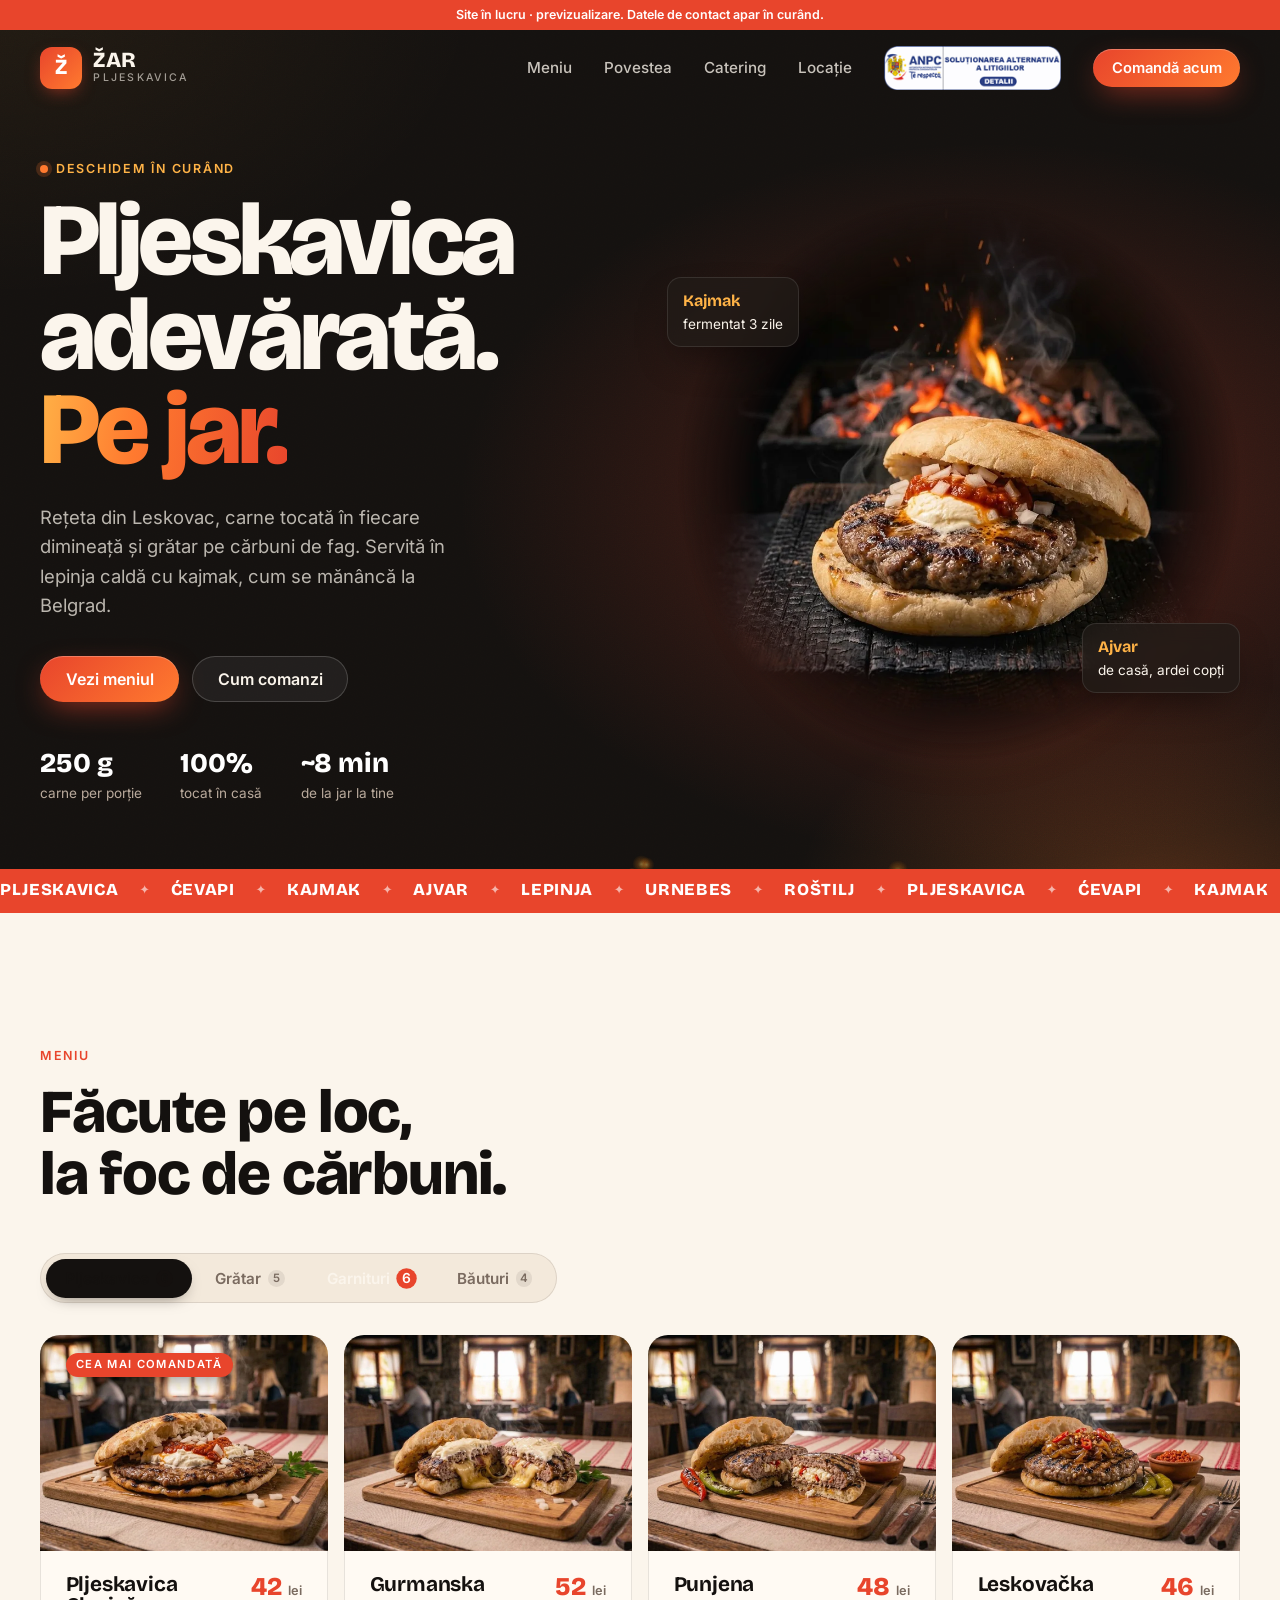
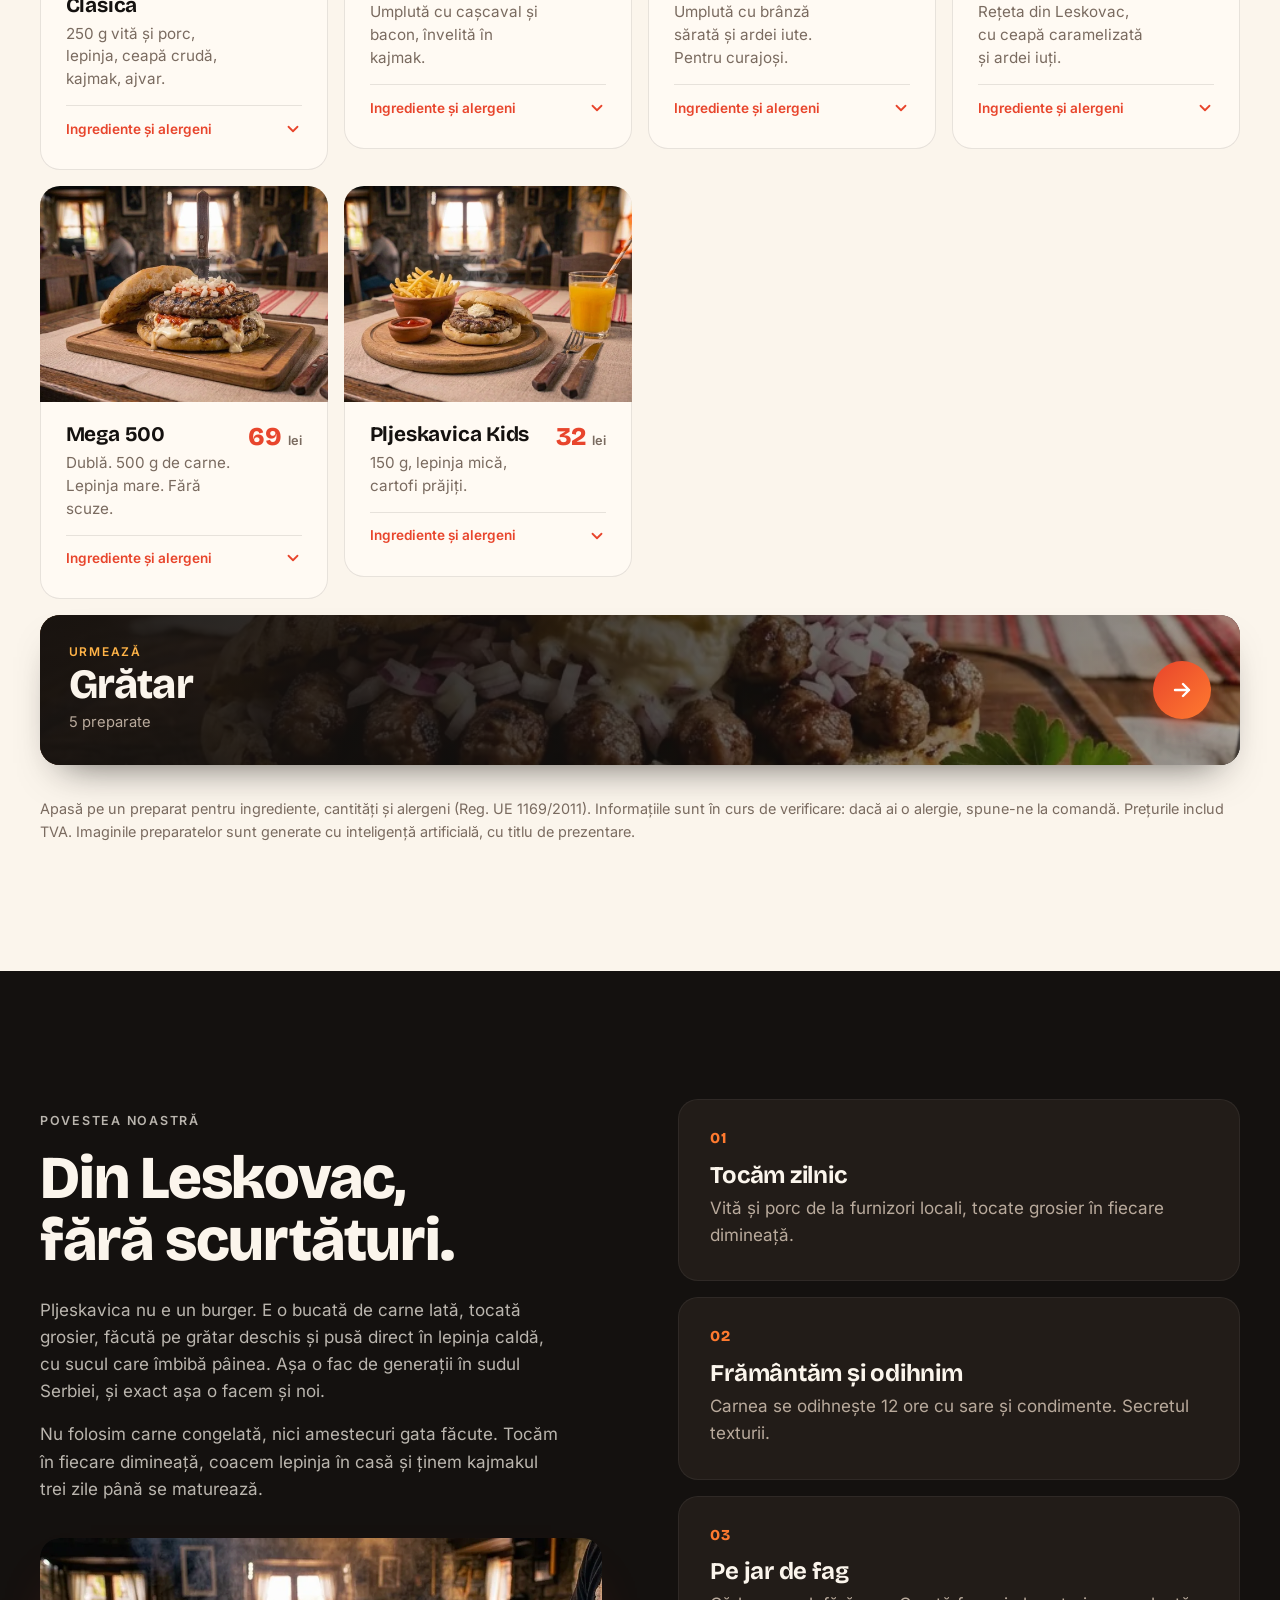
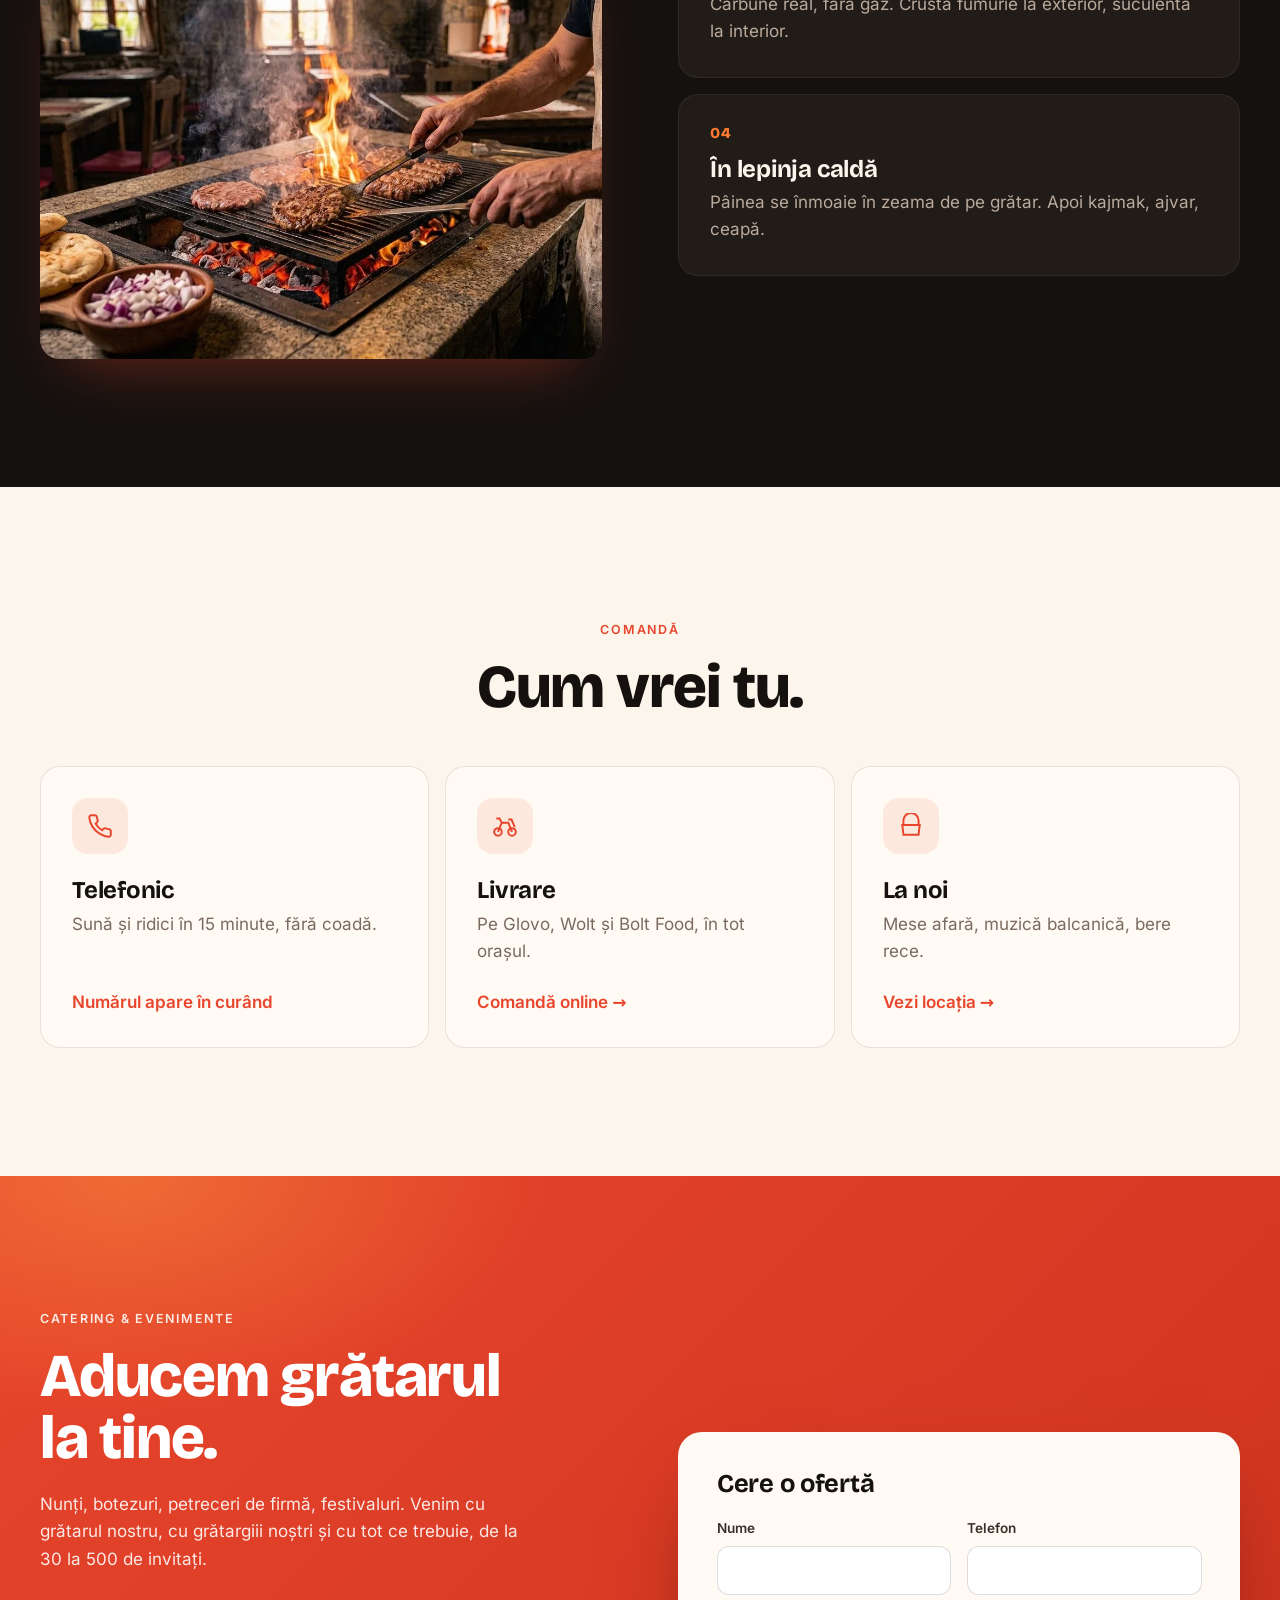
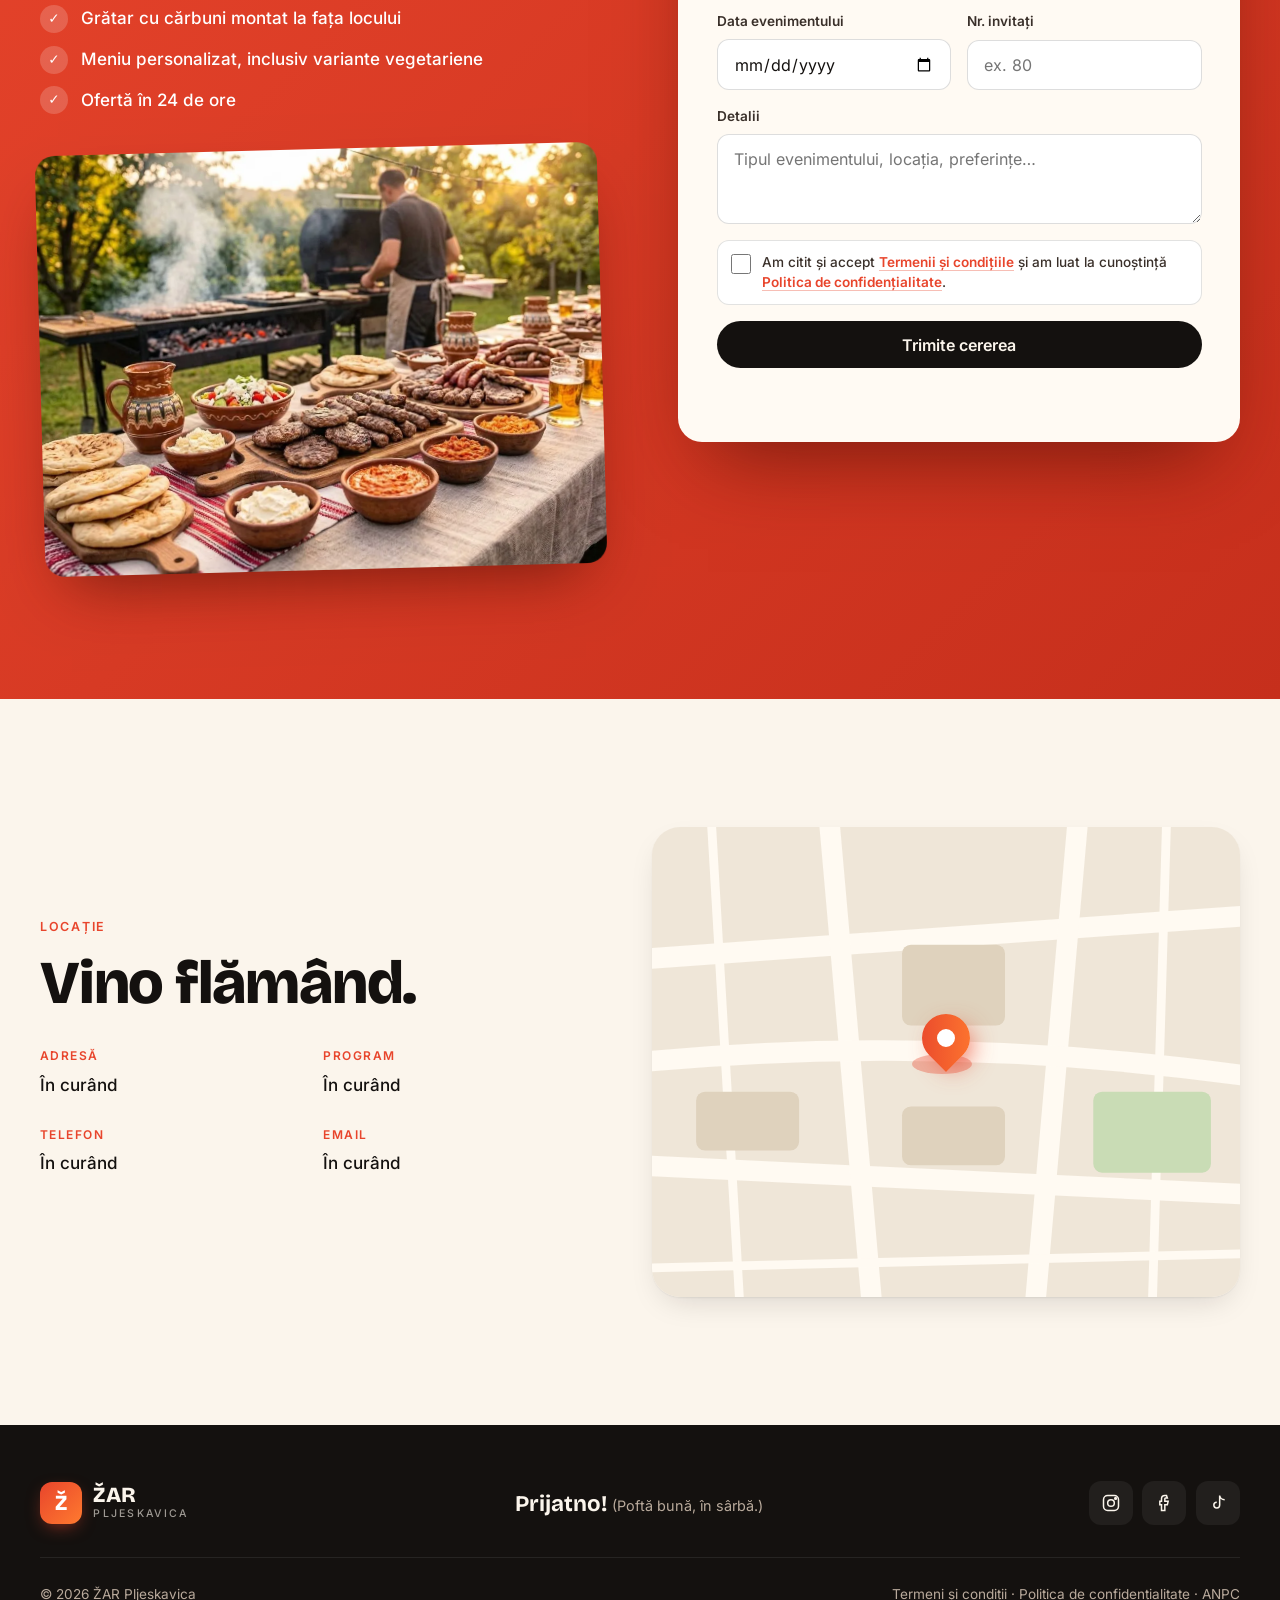
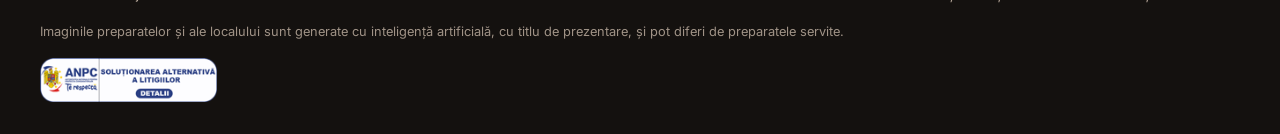
<file: index.html>
<!DOCTYPE html>
<html lang="ro">
<head>
  <meta charset="UTF-8">
  <meta name="viewport" content="width=device-width, initial-scale=1">
  <title>ŽAR — Pljeskavica sârbească pe jar</title>
  <meta name="description" content="Pljeskavica sârbească autentică, pe grătar cu cărbuni. Carne tocată zilnic, lepinja coaptă în casă, kajmak și ajvar. Livrare, ridicare și catering.">
  <meta name="theme-color" content="#14110f">
  <!-- PREVIEW: keep out of search engines until the real contact data is in. Remove at launch. -->
  <meta name="robots" content="noindex, nofollow">
  <!-- Link previews (WhatsApp, Facebook, Messenger). og:url and og:image must be absolute: replace the domain once the site is live. -->
  <meta property="og:type" content="restaurant">
  <meta property="og:locale" content="ro_RO">
  <meta property="og:site_name" content="ŽAR Pljeskavica">
  <meta property="og:title" content="ŽAR — Pljeskavica sârbească pe jar">
  <meta property="og:description" content="Carne tocată zilnic, grătar pe cărbuni de fag, lepinja caldă cu kajmak și ajvar. Livrare, ridicare și catering.">
  <meta property="og:url" content="https://portalstudiodesign.github.io/zar-pljeskavica/">
  <meta property="og:image" content="https://portalstudiodesign.github.io/zar-pljeskavica/img/og-image.jpg">
  <meta property="og:image:width" content="1200">
  <meta property="og:image:height" content="630">
  <meta property="og:image:alt" content="Pljeskavica în lepinja cu kajmak și ajvar, în fața jarului, cu logoul ŽAR">
  <meta name="twitter:card" content="summary_large_image">
  <link rel="apple-touch-icon" href="img/apple-touch-icon.png">
  <link rel="preload" href="fonts/bricolage-grotesque-latin.woff2" as="font" type="font/woff2" crossorigin>
  <link rel="preload" href="fonts/inter-latin.woff2" as="font" type="font/woff2" crossorigin>
  <link rel="stylesheet" href="styles.css?v=2026-10-01i">
  <link rel="icon" href="data:image/svg+xml,<svg xmlns='http://www.w3.org/2000/svg' viewBox='0 0 64 64'><defs><linearGradient id='g' x1='0' y1='0' x2='1' y2='1'><stop offset='0' stop-color='%23e8452c'/><stop offset='1' stop-color='%23ff7a2f'/></linearGradient></defs><rect width='64' height='64' rx='18' fill='url(%23g)'/><text x='32' y='46' font-size='36' font-family='Arial Black,Arial' font-weight='900' text-anchor='middle' fill='%23fff'>Ž</text></svg>">
</head>
<body>

<header class="nav" id="top">
  <!-- PREVIEW banner: delete this line and set --bar: 0px in styles.css at launch -->
  <div class="preview-bar">Site în lucru · previzualizare<span class="preview-bar__more">. Datele de contact apar în curând.</span></div>
  <div class="nav__inner container">
    <a href="#top" class="brand" aria-label="ŽAR — acasă">
      <span class="brand__mark">Ž</span>
      <span class="brand__text">ŽAR<small>pljeskavica</small></span>
    </a>
    <nav class="nav__links" aria-label="Navigare principală">
      <a href="#meniu">Meniu</a>
      <a href="#poveste">Povestea</a>
      <a href="#catering">Catering</a>
      <a href="#locatie">Locație</a>
      <a class="nav__sal nav__sal--menu" href="https://reclamatiisal.anpc.ro/" target="_blank" rel="noopener"><img src="img/anpc-sal.png" width="201" height="50" alt="ANPC – Soluționarea alternativă a litigiilor (se deschide într-o filă nouă)"></a>
    </nav>
    <a class="nav__sal nav__sal--bar" href="https://reclamatiisal.anpc.ro/" target="_blank" rel="noopener"><img src="img/anpc-sal.png" width="201" height="50" alt="ANPC – Soluționarea alternativă a litigiilor (se deschide într-o filă nouă)"></a>
    <a href="#comanda" class="btn btn--small btn--fire nav__cta">Comandă acum</a>
    <button class="nav__burger" aria-label="Deschide meniul" aria-expanded="false"><span></span><span></span></button>
  </div>
</header>
<div class="nav-backdrop" aria-hidden="true"></div>

<main>

  <!-- HERO -->
  <section class="hero">
    <canvas class="hero__embers" aria-hidden="true"></canvas>
    <div class="container hero__grid">
      <div class="hero__copy">
        <p class="eyebrow"><span class="dot dot--soon"></span> Deschidem în curând</p>
        <h1>Pljeskavica<br>adevărată.<br><em>Pe jar.</em></h1>
        <p class="lead">Rețeta din Leskovac, carne tocată în fiecare dimineață și grătar pe cărbuni de fag. Servită în lepinja caldă cu kajmak, cum se mănâncă la Belgrad.</p>
        <div class="hero__actions">
          <a href="#meniu" class="btn btn--fire">Vezi meniul</a>
          <a href="#comanda" class="btn btn--ghost">Cum comanzi</a>
        </div>
        <ul class="hero__facts">
          <li><strong>250 g</strong><span>carne per porție</span></li>
          <li><strong>100%</strong><span>tocat în casă</span></li>
          <li><strong>~8 min</strong><span>de la jar la tine</span></li>
        </ul>
      </div>

      <div class="hero__visual">
        <div class="glow"></div>
        <img class="hero__photo" src="img/hero-2.webp" width="1024" height="1024" alt="Pljeskavica în lepinja deschisă, cu kajmak, ajvar și ceapă, în fața jarului de cărbuni (imagine generată cu AI)" fetchpriority="high">
        <div class="tag tag--a" aria-hidden="true"><strong>Kajmak</strong> fermentat 3 zile</div>
        <div class="tag tag--b" aria-hidden="true"><strong>Ajvar</strong> de casă, ardei copți</div>
      </div>
    </div>

    <div class="marquee" aria-hidden="true">
      <!-- written once; script.js repeats the group as many times as the screen width needs -->
      <div class="marquee__track">
        <div class="marquee__group"><span>Pljeskavica</span><i>✦</i><span>Ćevapi</span><i>✦</i><span>Kajmak</span><i>✦</i><span>Ajvar</span><i>✦</i><span>Lepinja</span><i>✦</i><span>Urnebes</span><i>✦</i><span>Roštilj</span><i>✦</i></div>
      </div>
    </div>
  </section>

  <!-- MENU -->
  <section class="section" id="meniu">
    <div class="container">
      <div class="section__head reveal">
        <p class="eyebrow eyebrow--dark">Meniu</p>
        <h2>Făcute pe loc,<br>la foc de cărbuni.</h2>
      </div>

      <div class="menu__nav reveal">
        <div class="tabs" role="tablist" aria-label="Categorii meniu">
          <span class="tabs__pill" aria-hidden="true"></span>
          <button role="tab" id="tab-pljeskavice" aria-controls="panel-pljeskavice" aria-selected="true" data-tab="pljeskavice">Pljeskavice</button>
          <button role="tab" id="tab-gratar" aria-controls="panel-gratar" aria-selected="false" tabindex="-1" data-tab="gratar">Grătar</button>
          <button role="tab" id="tab-garnituri" aria-controls="panel-garnituri" aria-selected="false" tabindex="-1" data-tab="garnituri">Garnituri</button>
          <button role="tab" id="tab-bauturi" aria-controls="panel-bauturi" aria-selected="false" tabindex="-1" data-tab="bauturi">Băuturi</button>
        </div>
      </div>

      <div class="menu">
        <div class="menu__panel is-active" data-panel="pljeskavice" role="tabpanel" id="panel-pljeskavice" aria-labelledby="tab-pljeskavice">
          <article class="dish dish--featured dish--photo">
            <img class="dish__img" src="img/clasica.webp" width="1024" height="768" alt="Pljeskavica clasică în lepinja deschisă, cu kajmak, ajvar și ceapă crudă, pe tocător de lemn (imagine generată cu AI)" loading="lazy">
            <div class="dish__badge">Cea mai comandată</div>
            <h3>Pljeskavica Clasică</h3>
            <p>250 g vită și porc, lepinja, ceapă crudă, kajmak, ajvar.</p>
            <div class="dish__price">42 <small>lei</small></div>
            <button class="dish__more" type="button" aria-expanded="false" aria-controls="det-pljeskavica-clasica">Ingrediente și alergeni<svg viewBox="0 0 24 24" fill="none" stroke="currentColor" stroke-width="2.4" stroke-linecap="round" stroke-linejoin="round" aria-hidden="true"><path d="m6 9 6 6 6-6"/></svg></button>
            <div class="dish__details" id="det-pljeskavica-clasica"><div class="dish__details-inner"><dl class="dish__facts"><div><dt>Cantitate</dt><dd>~500 g (250 g carne)</dd></div></dl><p class="dish__ingr"><span>Ingrediente</span>Carne tocată de vită și porc, ceapă, sare, piper, boia · lepinja (făină de grâu, drojdie, apă, sare) · kajmak · ajvar (ardei copți, vinete, ulei, usturoi) · ceapă albă crudă</p><div class="dish__allergens"><span>Alergeni</span><ul><li>Gluten</li><li>Lapte</li></ul></div></div></div>
          </article>
          <article class="dish dish--photo">
            <img class="dish__img" src="img/gurmanska-2.webp" width="745" height="559" alt="Gurmanska tăiată în două, cu cașcaval topit, bacon și kajmak, pe lepinja (imagine generată cu AI)" loading="lazy">
            <h3>Gurmanska</h3>
            <p>Umplută cu cașcaval și bacon, învelită în kajmak.</p>
            <div class="dish__price">52 <small>lei</small></div>
            <button class="dish__more" type="button" aria-expanded="false" aria-controls="det-gurmanska">Ingrediente și alergeni<svg viewBox="0 0 24 24" fill="none" stroke="currentColor" stroke-width="2.4" stroke-linecap="round" stroke-linejoin="round" aria-hidden="true"><path d="m6 9 6 6 6-6"/></svg></button>
            <div class="dish__details" id="det-gurmanska"><div class="dish__details-inner"><dl class="dish__facts"><div><dt>Cantitate</dt><dd>~560 g (250 g carne)</dd></div></dl><p class="dish__ingr"><span>Ingrediente</span>Carne tocată de vită și porc, umplută cu cașcaval și bacon, învelită în kajmak · lepinja · ceapă crudă</p><div class="dish__allergens"><span>Alergeni</span><ul><li>Gluten</li><li>Lapte</li></ul></div></div></div>
          </article>
          <article class="dish dish--photo">
            <img class="dish__img" src="img/punjena-2.webp" width="1024" height="768" alt="Punjena tăiată, cu umplutură de brânză albă și ardei iute, lângă ardei copți pe grătar (imagine generată cu AI)" loading="lazy">
            <h3>Punjena</h3>
            <p>Umplută cu brânză sărată și ardei iute. Pentru curajoși.</p>
            <div class="dish__price">48 <small>lei</small></div>
            <button class="dish__more" type="button" aria-expanded="false" aria-controls="det-punjena">Ingrediente și alergeni<svg viewBox="0 0 24 24" fill="none" stroke="currentColor" stroke-width="2.4" stroke-linecap="round" stroke-linejoin="round" aria-hidden="true"><path d="m6 9 6 6 6-6"/></svg></button>
            <div class="dish__details" id="det-punjena"><div class="dish__details-inner"><dl class="dish__facts"><div><dt>Cantitate</dt><dd>~540 g (250 g carne)</dd></div><div><dt>Picant</dt><dd class="is-hot">Iute</dd></div></dl><p class="dish__ingr"><span>Ingrediente</span>Carne tocată de vită și porc, umplută cu brânză sărată (sir) și ardei iute · lepinja · ardei iuți la grătar · ceapă roșie</p><div class="dish__allergens"><span>Alergeni</span><ul><li>Gluten</li><li>Lapte</li></ul></div></div></div>
          </article>
          <article class="dish dish--photo">
            <img class="dish__img" src="img/leskovacka-2.webp" width="1024" height="768" alt="Leskovačka în lepinja, cu ceapă caramelizată, ardei iute și ljuta paprika (imagine generată cu AI)" loading="lazy">
            <h3>Leskovačka</h3>
            <p>Rețeta din Leskovac, cu ceapă caramelizată și ardei iuți.</p>
            <div class="dish__price">46 <small>lei</small></div>
            <button class="dish__more" type="button" aria-expanded="false" aria-controls="det-leskovacka">Ingrediente și alergeni<svg viewBox="0 0 24 24" fill="none" stroke="currentColor" stroke-width="2.4" stroke-linecap="round" stroke-linejoin="round" aria-hidden="true"><path d="m6 9 6 6 6-6"/></svg></button>
            <div class="dish__details" id="det-leskovacka"><div class="dish__details-inner"><dl class="dish__facts"><div><dt>Cantitate</dt><dd>~520 g (250 g carne)</dd></div><div><dt>Picant</dt><dd class="is-hot">Foarte iute</dd></div></dl><p class="dish__ingr"><span>Ingrediente</span>Carne tocată de vită și porc cu ceapă și ardei iute tocate în compoziție · ceapă caramelizată · ardei iute proaspăt · ljuta paprika · ardei iuți murați · lepinja</p><div class="dish__allergens"><span>Alergeni</span><ul><li>Gluten</li></ul></div></div></div>
          </article>
          <article class="dish dish--photo">
            <img class="dish__img" src="img/mega-2.webp" width="1024" height="768" alt="Mega 500: două pljeskavice suprapuse în lepinja mare, cu kajmak, ajvar și ceapă, cu un cuțit înfipt în mijloc (imagine generată cu AI)" loading="lazy">
            <h3>Mega 500</h3>
            <p>Dublă. 500 g de carne. Lepinja mare. Fără scuze.</p>
            <div class="dish__price">69 <small>lei</small></div>
            <button class="dish__more" type="button" aria-expanded="false" aria-controls="det-mega-500">Ingrediente și alergeni<svg viewBox="0 0 24 24" fill="none" stroke="currentColor" stroke-width="2.4" stroke-linecap="round" stroke-linejoin="round" aria-hidden="true"><path d="m6 9 6 6 6-6"/></svg></button>
            <div class="dish__details" id="det-mega-500"><div class="dish__details-inner"><dl class="dish__facts"><div><dt>Cantitate</dt><dd>~850 g (500 g carne)</dd></div></dl><p class="dish__ingr"><span>Ingrediente</span>Două pljeskavice de vită și porc · lepinja mare · kajmak · ajvar · ceapă albă crudă</p><div class="dish__allergens"><span>Alergeni</span><ul><li>Gluten</li><li>Lapte</li></ul></div></div></div>
          </article>
          <article class="dish dish--photo">
            <img class="dish__img" src="img/kids-2.webp" width="1024" height="768" alt="Pljeskavica Kids în lepinja mică, cu kajmak, cartofi prăjiți, ketchup și suc de portocale (imagine generată cu AI)" loading="lazy">
            <h3>Pljeskavica Kids</h3>
            <p>150 g, lepinja mică, cartofi prăjiți.</p>
            <div class="dish__price">32 <small>lei</small></div>
            <button class="dish__more" type="button" aria-expanded="false" aria-controls="det-pljeskavica-kids">Ingrediente și alergeni<svg viewBox="0 0 24 24" fill="none" stroke="currentColor" stroke-width="2.4" stroke-linecap="round" stroke-linejoin="round" aria-hidden="true"><path d="m6 9 6 6 6-6"/></svg></button>
            <div class="dish__details" id="det-pljeskavica-kids"><div class="dish__details-inner"><dl class="dish__facts"><div><dt>Cantitate</dt><dd>~350 g (150 g carne)</dd></div></dl><p class="dish__ingr"><span>Ingrediente</span>Carne tocată de vită și porc, fără condimente iuți · lepinja mică · puțin kajmak · cartofi prăjiți · ketchup</p><div class="dish__allergens"><span>Alergeni</span><ul><li>Gluten</li><li>Lapte</li></ul></div></div></div>
          </article>
        </div>

        <div class="menu__panel" data-panel="gratar" role="tabpanel" id="panel-gratar" aria-labelledby="tab-gratar" hidden>
          <article class="dish dish--featured dish--photo">
            <img class="dish__img" src="img/cevapi-10.webp" width="1024" height="768" alt="Ćevapi în lepinja, cu ceapă roșie și kajmak, pe tocător de lemn (imagine generată cu AI)" loading="lazy">
            <div class="dish__badge">Clasic balcanic</div>
            <h3>Ćevapi (10 buc.)</h3>
            <p>În lepinja, cu ceapă și kajmak.</p>
            <div class="dish__price">44 <small>lei</small></div>
            <button class="dish__more" type="button" aria-expanded="false" aria-controls="det-cevapi-10-buc">Ingrediente și alergeni<svg viewBox="0 0 24 24" fill="none" stroke="currentColor" stroke-width="2.4" stroke-linecap="round" stroke-linejoin="round" aria-hidden="true"><path d="m6 9 6 6 6-6"/></svg></button>
            <div class="dish__details" id="det-cevapi-10-buc"><div class="dish__details-inner"><dl class="dish__facts"><div><dt>Cantitate</dt><dd>~520 g (10 buc., ~300 g carne)</dd></div></dl><p class="dish__ingr"><span>Ingrediente</span>Ćevapi din carne tocată de vită și porc, sare, piper, usturoi · lepinja · ceapă roșie și albă · kajmak</p><div class="dish__allergens"><span>Alergeni</span><ul><li>Gluten</li><li>Lapte</li></ul></div></div></div>
          </article>
          <article class="dish dish--photo">
            <img class="dish__img" src="img/cevapi-5.webp" width="1024" height="768" alt="Porție mică de ćevapi în lepinja, cu ceapă și kajmak (imagine generată cu AI)" loading="lazy">
            <h3>Ćevapi (5 buc.)</h3>
            <p>Porție mică, aceeași rețetă.</p>
            <div class="dish__price">28 <small>lei</small></div>
            <button class="dish__more" type="button" aria-expanded="false" aria-controls="det-cevapi-5-buc">Ingrediente și alergeni<svg viewBox="0 0 24 24" fill="none" stroke="currentColor" stroke-width="2.4" stroke-linecap="round" stroke-linejoin="round" aria-hidden="true"><path d="m6 9 6 6 6-6"/></svg></button>
            <div class="dish__details" id="det-cevapi-5-buc"><div class="dish__details-inner"><dl class="dish__facts"><div><dt>Cantitate</dt><dd>~300 g (5 buc., ~150 g carne)</dd></div></dl><p class="dish__ingr"><span>Ingrediente</span>Ćevapi din carne tocată de vită și porc, sare, piper, usturoi · lepinja mică · ceapă · kajmak</p><div class="dish__allergens"><span>Alergeni</span><ul><li>Gluten</li><li>Lapte</li></ul></div></div></div>
          </article>
          <article class="dish dish--photo">
            <img class="dish__img" src="img/vesalica.webp" width="1024" height="768" alt="Vešalica feliată, cu ajvar, ceapă și lepinja (imagine generată cu AI)" loading="lazy">
            <h3>Vešalica</h3>
            <p>Mușchi de porc la grătar, marinat peste noapte.</p>
            <div class="dish__price">49 <small>lei</small></div>
            <button class="dish__more" type="button" aria-expanded="false" aria-controls="det-vesalica">Ingrediente și alergeni<svg viewBox="0 0 24 24" fill="none" stroke="currentColor" stroke-width="2.4" stroke-linecap="round" stroke-linejoin="round" aria-hidden="true"><path d="m6 9 6 6 6-6"/></svg></button>
            <div class="dish__details" id="det-vesalica"><div class="dish__details-inner"><dl class="dish__facts"><div><dt>Cantitate</dt><dd>~450 g (300 g carne)</dd></div></dl><p class="dish__ingr"><span>Ingrediente</span>Mușchi de porc marinat peste noapte (usturoi, piper, boia, ulei) · ajvar · ceapă albă · lepinja · pătrunjel</p><div class="dish__allergens"><span>Alergeni</span><ul><li>Gluten</li></ul></div></div></div>
          </article>
          <article class="dish dish--photo">
            <img class="dish__img" src="img/karadjordjeva.webp" width="1024" height="768" alt="Karađorđeva tăiată, cu kajmak topit, cartofi și sos tartar (imagine generată cu AI)" loading="lazy">
            <h3>Karađorđeva</h3>
            <p>Șnițel rulat cu kajmak, pane, cu sos tartar.</p>
            <div class="dish__price">55 <small>lei</small></div>
            <button class="dish__more" type="button" aria-expanded="false" aria-controls="det-karadjordjeva">Ingrediente și alergeni<svg viewBox="0 0 24 24" fill="none" stroke="currentColor" stroke-width="2.4" stroke-linecap="round" stroke-linejoin="round" aria-hidden="true"><path d="m6 9 6 6 6-6"/></svg></button>
            <div class="dish__details" id="det-karadjordjeva"><div class="dish__details-inner"><dl class="dish__facts"><div><dt>Cantitate</dt><dd>~550 g (300 g carne)</dd></div></dl><p class="dish__ingr"><span>Ingrediente</span>Șnițel de porc rulat cu kajmak, pane în făină, ou și pesmet · sos tartar (maioneză, castraveți murați, capere, muștar) · cartofi prăjiți · salată de roșii și ceapă roșie</p><div class="dish__allergens"><span>Alergeni</span><ul><li>Gluten</li><li>Ouă</li><li>Lapte</li><li>Muștar</li></ul></div></div></div>
          </article>
          <article class="dish dish--photo">
            <img class="dish__img" src="img/platou-rostilj.webp" width="1024" height="768" alt="Platou roštilj cu pljeskavice, ćevapi, cârnați, cotlet, cartofi și salată (imagine generată cu AI)" loading="lazy">
            <h3>Platou Roštilj (2 pers.)</h3>
            <p>Pljeskavica, ćevapi, vešalica, cârnați, garnituri.</p>
            <div class="dish__price">139 <small>lei</small></div>
            <button class="dish__more" type="button" aria-expanded="false" aria-controls="det-platou-rostilj-2-pers">Ingrediente și alergeni<svg viewBox="0 0 24 24" fill="none" stroke="currentColor" stroke-width="2.4" stroke-linecap="round" stroke-linejoin="round" aria-hidden="true"><path d="m6 9 6 6 6-6"/></svg></button>
            <div class="dish__details" id="det-platou-rostilj-2-pers"><div class="dish__details-inner"><dl class="dish__facts"><div><dt>Cantitate</dt><dd>~1,3 kg, pentru 2 persoane</dd></div></dl><p class="dish__ingr"><span>Ingrediente</span>2 pljeskavice · 6 ćevapi · vešalica · cotlet de porc · 2 cârnați · cartofi prăjiți · salată de roșii și ceapă · sos tartar · ajvar · lepinja</p><div class="dish__allergens"><span>Alergeni</span><ul><li>Gluten</li><li>Ouă</li><li>Lapte</li><li>Muștar</li></ul></div></div></div>
          </article>
        </div>

        <div class="menu__panel" data-panel="garnituri" role="tabpanel" id="panel-garnituri" aria-labelledby="tab-garnituri" hidden>
          <article class="dish dish--featured dish--photo">
            <img class="dish__img" src="img/kajmak.webp" width="1024" height="768" alt="Kajmak într-un bol de lut, cu pâine, roșii și ceapă roșie (imagine generată cu AI)" loading="lazy">
            <div class="dish__badge">De casă</div>
            <h3>Kajmak</h3><p>100 g, fermentat în casă.</p><div class="dish__price">14 <small>lei</small></div>
            <button class="dish__more" type="button" aria-expanded="false" aria-controls="det-kajmak">Ingrediente și alergeni<svg viewBox="0 0 24 24" fill="none" stroke="currentColor" stroke-width="2.4" stroke-linecap="round" stroke-linejoin="round" aria-hidden="true"><path d="m6 9 6 6 6-6"/></svg></button>
            <div class="dish__details" id="det-kajmak"><div class="dish__details-inner"><dl class="dish__facts"><div><dt>Cantitate</dt><dd>100 g</dd></div></dl><p class="dish__ingr"><span>Ingrediente</span>Smântână din lapte de vacă, maturată 3 zile, sare</p><div class="dish__allergens"><span>Alergeni</span><ul><li>Lapte</li></ul></div></div></div>
          </article>
          <article class="dish dish--photo"><img class="dish__img" src="img/ajvar.webp" width="1024" height="768" alt="Ajvar de casă într-o oală de lut pictată, cu pâine prăjită și usturoi (imagine generată cu AI)" loading="lazy"><h3>Ajvar</h3><p>Ardei copți pe jar, usturoi.</p><div class="dish__price">12 <small>lei</small></div>
            <button class="dish__more" type="button" aria-expanded="false" aria-controls="det-ajvar">Ingrediente și alergeni<svg viewBox="0 0 24 24" fill="none" stroke="currentColor" stroke-width="2.4" stroke-linecap="round" stroke-linejoin="round" aria-hidden="true"><path d="m6 9 6 6 6-6"/></svg></button>
            <div class="dish__details" id="det-ajvar"><div class="dish__details-inner"><dl class="dish__facts"><div><dt>Cantitate</dt><dd>100 g</dd></div></dl><p class="dish__ingr"><span>Ingrediente</span>Ardei roșii copți pe jar, vinete, ulei de floarea-soarelui, usturoi, oțet, sare</p><div class="dish__allergens"><span>Alergeni</span><ul><li class="is-none">Fără alergeni majori</li></ul></div></div></div>
          </article>
          <article class="dish dish--photo"><img class="dish__img" src="img/urnebes.webp" width="1024" height="768" alt="Urnebes cremos într-o oală de lut, cu pâine prăjită (imagine generată cu AI)" loading="lazy"><h3>Urnebes</h3><p>Brânză iute, cremoasă.</p><div class="dish__price">13 <small>lei</small></div>
            <button class="dish__more" type="button" aria-expanded="false" aria-controls="det-urnebes">Ingrediente și alergeni<svg viewBox="0 0 24 24" fill="none" stroke="currentColor" stroke-width="2.4" stroke-linecap="round" stroke-linejoin="round" aria-hidden="true"><path d="m6 9 6 6 6-6"/></svg></button>
            <div class="dish__details" id="det-urnebes"><div class="dish__details-inner"><dl class="dish__facts"><div><dt>Cantitate</dt><dd>100 g</dd></div><div><dt>Picant</dt><dd class="is-hot">Iute</dd></div></dl><p class="dish__ingr"><span>Ingrediente</span>Brânză de vaci și brânză sărată, ardei iute, boia iute, usturoi</p><div class="dish__allergens"><span>Alergeni</span><ul><li>Lapte</li></ul></div></div></div>
          </article>
          <article class="dish dish--photo"><img class="dish__img" src="img/cartofi.webp" width="1024" height="768" alt="Cartofi prăjiți cu sare de mare, într-un bol de lut (imagine generată cu AI)" loading="lazy"><h3>Cartofi prăjiți</h3><p>Tăiați manual, cu sare de mare.</p><div class="dish__price">14 <small>lei</small></div>
            <button class="dish__more" type="button" aria-expanded="false" aria-controls="det-cartofi-prajiti">Ingrediente și alergeni<svg viewBox="0 0 24 24" fill="none" stroke="currentColor" stroke-width="2.4" stroke-linecap="round" stroke-linejoin="round" aria-hidden="true"><path d="m6 9 6 6 6-6"/></svg></button>
            <div class="dish__details" id="det-cartofi-prajiti"><div class="dish__details-inner"><dl class="dish__facts"><div><dt>Cantitate</dt><dd>200 g</dd></div></dl><p class="dish__ingr"><span>Ingrediente</span>Cartofi tăiați manual, ulei de floarea-soarelui, sare de mare</p><div class="dish__allergens"><span>Alergeni</span><ul><li class="is-none">Fără alergeni majori</li></ul></div></div></div>
          </article>
          <article class="dish dish--photo"><img class="dish__img" src="img/sopska.webp" width="1024" height="768" alt="Salată šopska cu roșii, castraveți, ceapă și brânză rasă (imagine generată cu AI)" loading="lazy"><h3>Salată Šopska</h3><p>Roșii, castraveți, ceapă, brânză.</p><div class="dish__price">22 <small>lei</small></div>
            <button class="dish__more" type="button" aria-expanded="false" aria-controls="det-salata-sopska">Ingrediente și alergeni<svg viewBox="0 0 24 24" fill="none" stroke="currentColor" stroke-width="2.4" stroke-linecap="round" stroke-linejoin="round" aria-hidden="true"><path d="m6 9 6 6 6-6"/></svg></button>
            <div class="dish__details" id="det-salata-sopska"><div class="dish__details-inner"><dl class="dish__facts"><div><dt>Cantitate</dt><dd>300 g</dd></div></dl><p class="dish__ingr"><span>Ingrediente</span>Roșii, castraveți, ardei, ceapă, brânză sărată rasă, măsline, ulei, pătrunjel</p><div class="dish__allergens"><span>Alergeni</span><ul><li>Lapte</li></ul></div></div></div>
          </article>
          <article class="dish dish--photo"><img class="dish__img" src="img/lepinja.webp" width="1024" height="768" alt="Lepinja coaptă, ruptă în bucăți, pe tocător de lemn (imagine generată cu AI)" loading="lazy"><h3>Lepinja extra</h3><p>Coaptă în casă, la cuptor.</p><div class="dish__price">6 <small>lei</small></div>
            <button class="dish__more" type="button" aria-expanded="false" aria-controls="det-lepinja-extra">Ingrediente și alergeni<svg viewBox="0 0 24 24" fill="none" stroke="currentColor" stroke-width="2.4" stroke-linecap="round" stroke-linejoin="round" aria-hidden="true"><path d="m6 9 6 6 6-6"/></svg></button>
            <div class="dish__details" id="det-lepinja-extra"><div class="dish__details-inner"><dl class="dish__facts"><div><dt>Cantitate</dt><dd>1 buc. (~150 g)</dd></div></dl><p class="dish__ingr"><span>Ingrediente</span>Făină de grâu, apă, drojdie, sare</p><div class="dish__allergens"><span>Alergeni</span><ul><li>Gluten</li></ul></div></div></div>
          </article>
        </div>

        <div class="menu__panel" data-panel="bauturi" role="tabpanel" id="panel-bauturi" aria-labelledby="tab-bauturi" hidden>
          <article class="dish dish--photo"><img class="dish__img" src="img/jelen.webp" width="1024" height="768" alt="Sticlă și pahar de bere Jelen Pivo pe masa de lemn (imagine generată cu AI)" loading="lazy"><h3>Jelen Pivo</h3><p>0,5 l. Bere sârbească.</p><div class="dish__price">14 <small>lei</small></div>
            <button class="dish__more" type="button" aria-expanded="false" aria-controls="det-jelen-pivo">Ingrediente și alergeni<svg viewBox="0 0 24 24" fill="none" stroke="currentColor" stroke-width="2.4" stroke-linecap="round" stroke-linejoin="round" aria-hidden="true"><path d="m6 9 6 6 6-6"/></svg></button>
            <div class="dish__details" id="det-jelen-pivo"><div class="dish__details-inner"><dl class="dish__facts"><div><dt>Cantitate</dt><dd>0,5 l · 4,8% alc.</dd></div></dl><p class="dish__ingr"><span>Ingrediente</span>Apă, malț de orz, hamei</p><div class="dish__allergens"><span>Alergeni</span><ul><li>Gluten (orz)</li></ul></div></div></div>
          </article>
          <article class="dish dish--photo"><img class="dish__img" src="img/limonada.webp" width="1024" height="768" alt="Limonadă de casă cu mentă și lămâie, lângă o carafă de lut pictată (imagine generată cu AI)" loading="lazy"><h3>Limonadă de casă</h3><p>Lămâie, mentă, miere.</p><div class="dish__price">16 <small>lei</small></div>
            <button class="dish__more" type="button" aria-expanded="false" aria-controls="det-limonada-de-casa">Ingrediente și alergeni<svg viewBox="0 0 24 24" fill="none" stroke="currentColor" stroke-width="2.4" stroke-linecap="round" stroke-linejoin="round" aria-hidden="true"><path d="m6 9 6 6 6-6"/></svg></button>
            <div class="dish__details" id="det-limonada-de-casa"><div class="dish__details-inner"><dl class="dish__facts"><div><dt>Cantitate</dt><dd>0,4 l</dd></div></dl><p class="dish__ingr"><span>Ingrediente</span>Lămâie, mentă proaspătă, miere, apă, gheață</p><div class="dish__allergens"><span>Alergeni</span><ul><li class="is-none">Fără alergeni majori</li></ul></div></div></div>
          </article>
          <article class="dish dish--photo"><img class="dish__img" src="img/rakija.webp" width="1024" height="768" alt="Două pahare de rakija de prune, cu carafă de lut, prune și nuci (imagine generată cu AI)" loading="lazy"><h3>Rakija de prune</h3><p>50 ml, din Serbia.</p><div class="dish__price">15 <small>lei</small></div>
            <button class="dish__more" type="button" aria-expanded="false" aria-controls="det-rakija-de-prune">Ingrediente și alergeni<svg viewBox="0 0 24 24" fill="none" stroke="currentColor" stroke-width="2.4" stroke-linecap="round" stroke-linejoin="round" aria-hidden="true"><path d="m6 9 6 6 6-6"/></svg></button>
            <div class="dish__details" id="det-rakija-de-prune"><div class="dish__details-inner"><dl class="dish__facts"><div><dt>Cantitate</dt><dd>50 ml · 40% alc.</dd></div></dl><p class="dish__ingr"><span>Ingrediente</span>Distilat de prune</p><div class="dish__allergens"><span>Alergeni</span><ul><li class="is-none">Fără alergeni majori</li></ul></div></div></div>
          </article>
          <article class="dish dish--photo"><img class="dish__img" src="img/apa-suc.webp" width="1024" height="768" alt="Un pahar de apă rece și un suc de portocale (imagine generată cu AI)" loading="lazy"><h3>Apă / Suc</h3><p>0,5 l.</p><div class="dish__price">8 <small>lei</small></div>
            <button class="dish__more" type="button" aria-expanded="false" aria-controls="det-apa-suc">Ingrediente și alergeni<svg viewBox="0 0 24 24" fill="none" stroke="currentColor" stroke-width="2.4" stroke-linecap="round" stroke-linejoin="round" aria-hidden="true"><path d="m6 9 6 6 6-6"/></svg></button>
            <div class="dish__details" id="det-apa-suc"><div class="dish__details-inner"><dl class="dish__facts"><div><dt>Cantitate</dt><dd>0,5 l</dd></div></dl><p class="dish__ingr"><span>Ingrediente</span>Apă plată sau minerală · suc natural de portocale</p><div class="dish__allergens"><span>Alergeni</span><ul><li class="is-none">Fără alergeni majori</li></ul></div></div></div>
          </article>
        </div>
      </div>

      <p class="menu__note reveal">Apasă pe un preparat pentru ingrediente, cantități și alergeni (Reg. UE 1169/2011). Informațiile sunt în curs de verificare: dacă ai o alergie, spune-ne la comandă. Prețurile includ TVA. Imaginile preparatelor sunt generate cu inteligență artificială, cu titlu de prezentare.</p>
    </div>
  </section>

  <!-- STORY -->
  <section class="section section--dark" id="poveste">
    <div class="container story">
      <div class="story__text reveal">
        <p class="eyebrow">Povestea noastră</p>
        <h2>Din Leskovac,<br>fără scurtături.</h2>
        <p>Pljeskavica nu e un burger. E o bucată de carne lată, tocată grosier, făcută pe grătar deschis și pusă direct în lepinja caldă, cu sucul care îmbibă pâinea. Așa o fac de generații în sudul Serbiei, și exact așa o facem și noi.</p>
        <p>Nu folosim carne congelată, nici amestecuri gata făcute. Tocăm în fiecare dimineață, coacem lepinja în casă și ținem kajmakul trei zile până se maturează.</p>
        <figure class="story__photo">
          <img src="img/poveste-gratar.webp" width="1024" height="768" alt="Grătargiul întoarce pljeskavice și ćevapi pe grătarul cu cărbuni, lângă lepinja și ceapă tocată (imagine generată cu AI)" loading="lazy">
        </figure>
      </div>
      <ol class="steps">
        <li class="step reveal">
          <span class="step__num">01</span>
          <h3>Tocăm zilnic</h3>
          <p>Vită și porc de la furnizori locali, tocate grosier în fiecare dimineață.</p>
        </li>
        <li class="step reveal">
          <span class="step__num">02</span>
          <h3>Frământăm și odihnim</h3>
          <p>Carnea se odihnește 12 ore cu sare și condimente. Secretul texturii.</p>
        </li>
        <li class="step reveal">
          <span class="step__num">03</span>
          <h3>Pe jar de fag</h3>
          <p>Cărbune real, fără gaz. Crustă fumurie la exterior, suculentă la interior.</p>
        </li>
        <li class="step reveal">
          <span class="step__num">04</span>
          <h3>În lepinja caldă</h3>
          <p>Pâinea se înmoaie în zeama de pe grătar. Apoi kajmak, ajvar, ceapă.</p>
        </li>
      </ol>
    </div>
  </section>

  <!-- ORDER CHANNELS -->
  <section class="section" id="comanda">
    <div class="container">
      <div class="section__head section__head--center reveal">
        <p class="eyebrow eyebrow--dark">Comandă</p>
        <h2>Cum vrei tu.</h2>
      </div>
      <div class="channels">
        <a class="channel reveal" href="#locatie">
          <div class="channel__icon"><svg viewBox="0 0 24 24" fill="none" stroke="currentColor" stroke-width="1.8"><path d="M22 16.9v3a2 2 0 0 1-2.2 2 19.8 19.8 0 0 1-8.6-3.1 19.5 19.5 0 0 1-6-6A19.8 19.8 0 0 1 2.1 4.2 2 2 0 0 1 4.1 2h3a2 2 0 0 1 2 1.7c.1 1 .4 1.9.7 2.8a2 2 0 0 1-.5 2.1L8 9.9a16 16 0 0 0 6 6l1.3-1.3a2 2 0 0 1 2.1-.4c.9.3 1.8.6 2.8.7a2 2 0 0 1 1.7 2z"/></svg></div>
          <h3>Telefonic</h3>
          <p>Sună și ridici în 15 minute, fără coadă.</p>
          <span class="channel__link">Numărul apare în curând</span>
        </a>
        <a class="channel reveal" href="#" aria-label="Comandă pe Glovo">
          <div class="channel__icon"><svg viewBox="0 0 24 24" fill="none" stroke="currentColor" stroke-width="1.8"><circle cx="5.5" cy="17.5" r="3.5"/><circle cx="18.5" cy="17.5" r="3.5"/><path d="M15 6h3l3 7M5.5 17.5 9 9h6l3.5 8.5M9 9 7 5H4"/></svg></div>
          <h3>Livrare</h3>
          <p>Pe Glovo, Wolt și Bolt Food, în tot orașul.</p>
          <span class="channel__link">Comandă online →</span>
        </a>
        <a class="channel reveal" href="#locatie">
          <div class="channel__icon"><svg viewBox="0 0 24 24" fill="none" stroke="currentColor" stroke-width="1.8"><path d="M3 11h18M5 11V7a7 7 0 0 1 14 0v4M4 11l1 9h14l1-9"/></svg></div>
          <h3>La noi</h3>
          <p>Mese afară, muzică balcanică, bere rece.</p>
          <span class="channel__link">Vezi locația →</span>
        </a>
      </div>
    </div>
  </section>

  <!-- CATERING -->
  <section class="section section--fire" id="catering">
    <div class="container catering">
      <div class="catering__text reveal">
        <p class="eyebrow eyebrow--light">Catering &amp; evenimente</p>
        <h2>Aducem grătarul<br>la tine.</h2>
        <p>Nunți, botezuri, petreceri de firmă, festivaluri. Venim cu grătarul nostru, cu grătargiii noștri și cu tot ce trebuie, de la 30 la 500 de invitați.</p>
        <ul class="checks">
          <li>Grătar cu cărbuni montat la fața locului</li>
          <li>Meniu personalizat, inclusiv variante vegetariene</li>
          <li>Ofertă în 24 de ore</li>
        </ul>
        <figure class="catering__photo">
          <img src="img/catering-eveniment.webp" width="1024" height="768" alt="Eveniment în grădină: masă lungă cu pljeskavice, ćevapi, cârnați, lepinja și sosuri, cu grătarul mobil pe cărbuni în fundal (imagine generată cu AI)" loading="lazy">
        </figure>
      </div>
      <form class="form reveal" id="catering-form" novalidate>
        <h3>Cere o ofertă</h3>
        <div class="form__row">
          <label>Nume<input name="nume" type="text" required autocomplete="name"></label>
          <label>Telefon<input name="telefon" type="tel" required autocomplete="tel"></label>
        </div>
        <div class="form__row">
          <label>Data evenimentului<input name="data" type="date"></label>
          <label>Nr. invitați<input name="invitati" type="number" min="10" step="10" placeholder="ex. 80"></label>
        </div>
        <label>Detalii<textarea name="detalii" rows="3" placeholder="Tipul evenimentului, locația, preferințe…"></textarea></label>
        <label class="form__consent">
          <input type="checkbox" name="acord" required>
          <span>Am citit și accept <a href="termeni.html" target="_blank" rel="noopener">Termenii și condițiile</a> și am luat la cunoștință <a href="confidentialitate.html" target="_blank" rel="noopener">Politica de confidențialitate</a>.</span>
        </label>
        <button class="btn btn--dark btn--block" type="submit">Trimite cererea</button>

        <p class="form__status" role="status" aria-live="polite"></p>
      </form>
    </div>
  </section>

  <!-- LOCATION -->
  <section class="section" id="locatie">
    <div class="container location">
      <div class="location__info reveal">
        <p class="eyebrow eyebrow--dark">Locație</p>
        <h2>Vino flămând.</h2>
        <dl class="info">
          <div><dt>Adresă</dt><dd>În curând</dd></div>
          <div><dt>Program</dt><dd>În curând</dd></div>
          <div><dt>Telefon</dt><dd>În curând</dd></div>
          <div><dt>Email</dt><dd>În curând</dd></div>
        </dl>
      </div>
      <div class="map reveal" aria-hidden="true">
        <svg viewBox="0 0 400 320" preserveAspectRatio="xMidYMid slice">
          <rect width="400" height="320" fill="#efe6d8"/>
          <g stroke="#fffaf2" stroke-width="14" fill="none" stroke-linecap="round">
            <path d="M-10 90 L410 60"/><path d="M-10 230 L410 250"/><path d="M120 -10 L150 330"/><path d="M290 -10 L260 330"/><path d="M-10 160 Q200 140 410 170"/>
          </g>
          <g stroke="#fffaf2" stroke-width="6" fill="none"><path d="M40 -10 L60 330"/><path d="M350 -10 L340 330"/><path d="M-10 300 L410 290"/></g>
          <rect x="170" y="80" width="70" height="55" rx="6" fill="#dfd2bd"/><rect x="30" y="180" width="70" height="40" rx="6" fill="#dfd2bd"/><rect x="300" y="180" width="80" height="55" rx="6" fill="#c9dcb5"/><rect x="170" y="190" width="70" height="40" rx="6" fill="#dfd2bd"/>
        </svg>
        <div class="map__pin"><span></span></div>
      </div>
    </div>
  </section>
</main>

<footer class="footer">
  <div class="container footer__inner">
    <a href="#top" class="brand brand--light">
      <span class="brand__mark">Ž</span>
      <span class="brand__text">ŽAR<small>pljeskavica</small></span>
    </a>
    <p class="footer__tag">Prijatno! <span>(Poftă bună, în sârbă.)</span></p>
    <div class="footer__social">
      <a href="#" aria-label="Instagram"><svg viewBox="0 0 24 24" fill="none" stroke="currentColor" stroke-width="1.8"><rect x="3" y="3" width="18" height="18" rx="5"/><circle cx="12" cy="12" r="4"/><circle cx="17.5" cy="6.5" r="1" fill="currentColor"/></svg></a>
      <a href="#" aria-label="Facebook"><svg viewBox="0 0 24 24" fill="none" stroke="currentColor" stroke-width="1.8"><path d="M15 3h-2a4 4 0 0 0-4 4v3H7v4h2v7h4v-7h3l1-4h-4V7a1 1 0 0 1 1-1h2z"/></svg></a>
      <a href="#" aria-label="TikTok"><svg viewBox="0 0 24 24" fill="none" stroke="currentColor" stroke-width="1.8"><path d="M14 3v11.5a3.5 3.5 0 1 1-3.5-3.5M14 3c.5 3 2.5 5 6 5"/></svg></a>
    </div>
  </div>
  <div class="container footer__legal">
    <span>© <span id="year">2026</span> ŽAR Pljeskavica</span>
    <span class="footer__links"><a href="termeni.html">Termeni și condiții</a> · <a href="confidentialitate.html">Politica de confidențialitate</a> · <a href="https://anpc.ro" target="_blank" rel="noopener">ANPC</a></span>
    <p class="footer__ai">Imaginile preparatelor și ale localului sunt generate cu inteligență artificială, cu titlu de prezentare, și pot diferi de preparatele servite.</p>
    <a class="nav__sal footer__sal" href="https://reclamatiisal.anpc.ro/" target="_blank" rel="noopener"><img src="img/anpc-sal.png" width="201" height="50" alt="ANPC – Soluționarea alternativă a litigiilor (se deschide într-o filă nouă)" loading="lazy"></a>
  </div>
</footer>

<a href="#comanda" class="fab" aria-label="Cum comanzi">
  <svg viewBox="0 0 24 24" fill="none" stroke="currentColor" stroke-width="2"><path d="M22 16.9v3a2 2 0 0 1-2.2 2 19.8 19.8 0 0 1-8.6-3.1 19.5 19.5 0 0 1-6-6A19.8 19.8 0 0 1 2.1 4.2 2 2 0 0 1 4.1 2h3a2 2 0 0 1 2 1.7c.1 1 .4 1.9.7 2.8a2 2 0 0 1-.5 2.1L8 9.9a16 16 0 0 0 6 6l1.3-1.3a2 2 0 0 1 2.1-.4c.9.3 1.8.6 2.8.7a2 2 0 0 1 1.7 2z"/></svg>
  Comandă
</a>

<script src="script.js?v=2026-10-01i"></script>
</body>
</html>
</file>
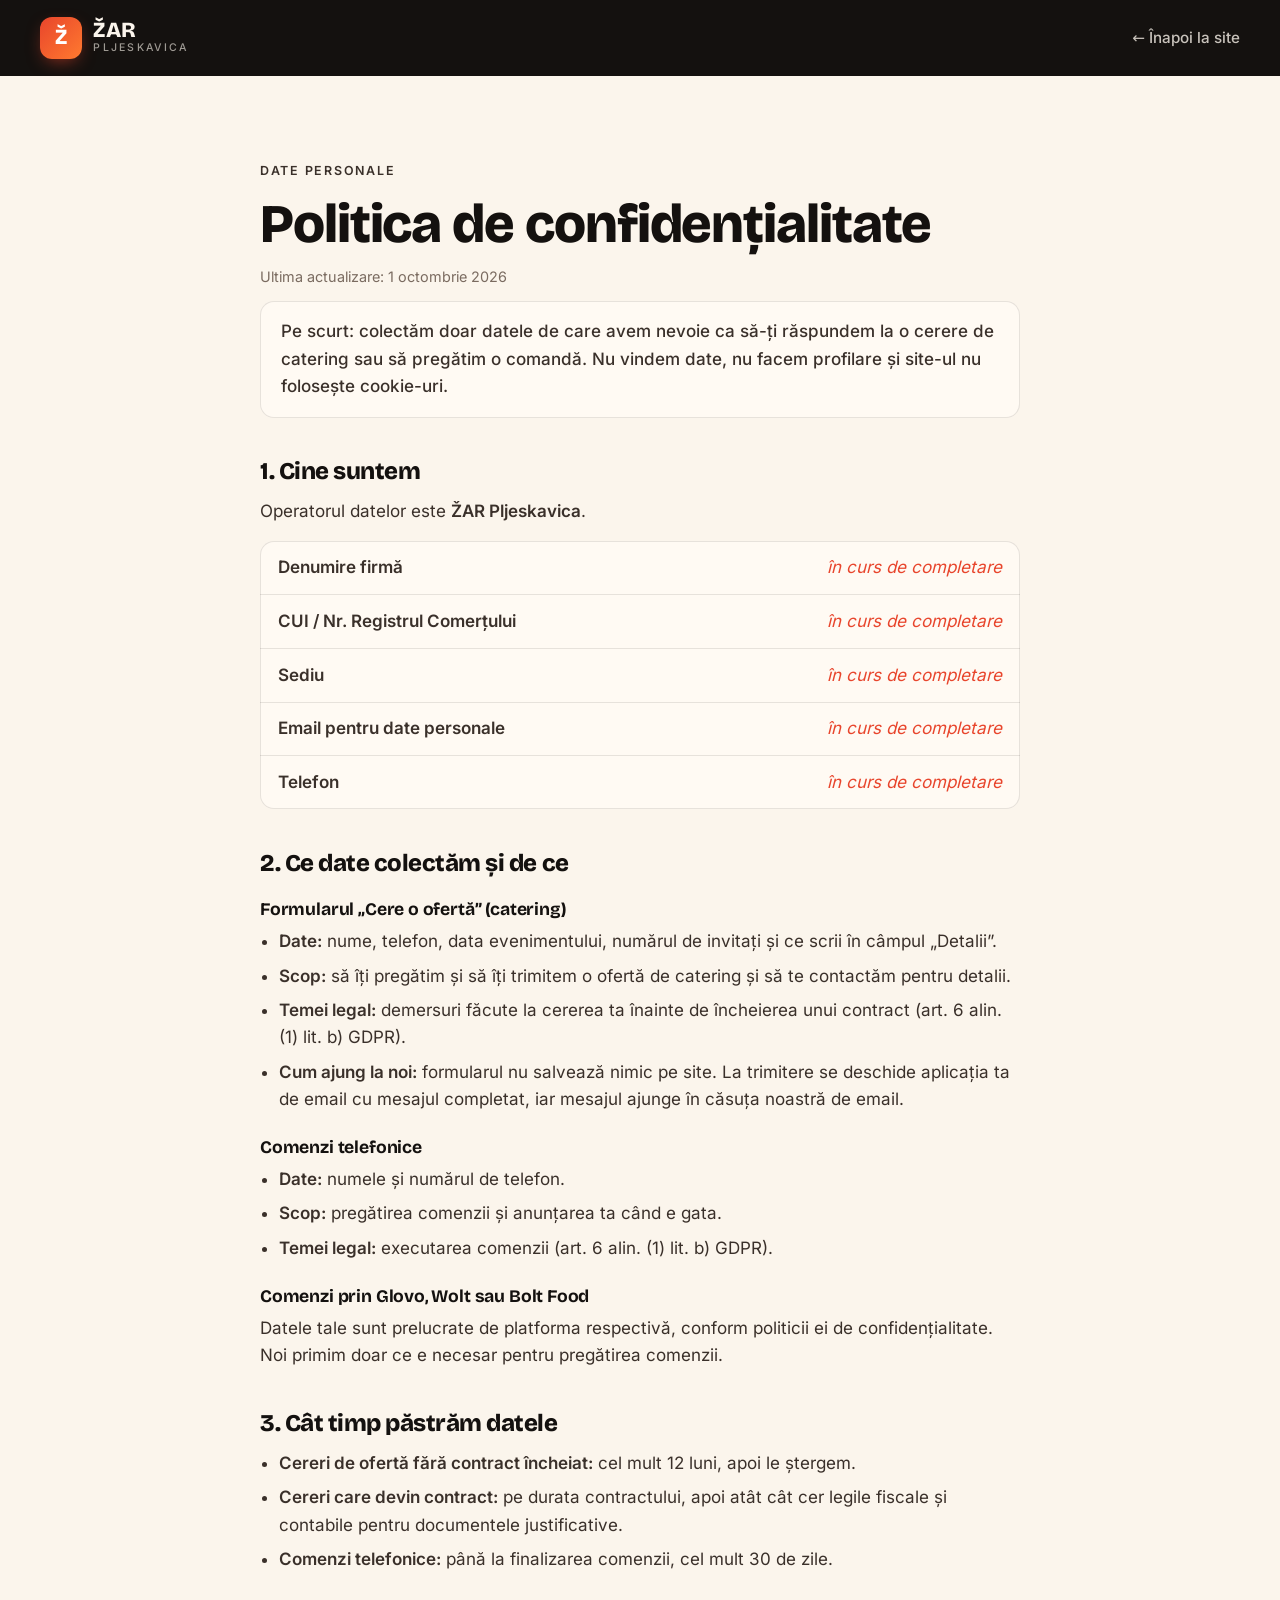
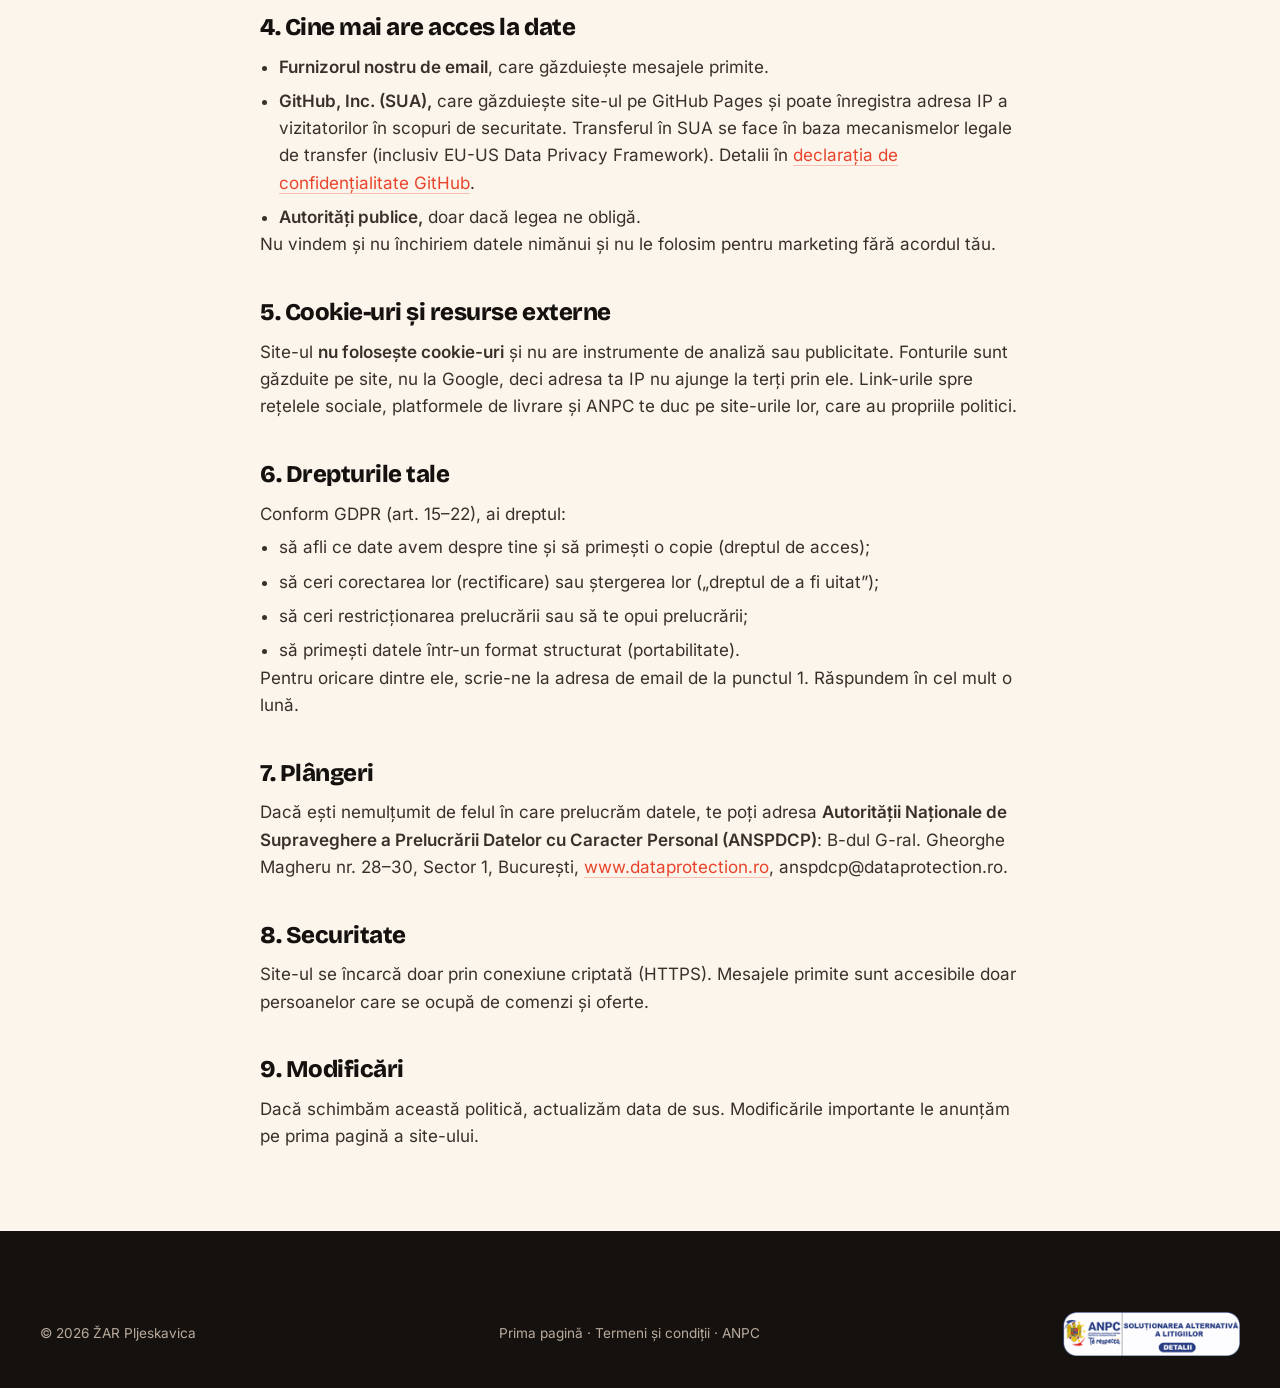
<file: confidentialitate.html>
<!DOCTYPE html>
<html lang="ro">
<head>
  <meta charset="UTF-8">
  <meta name="viewport" content="width=device-width, initial-scale=1">
  <title>Politica de confidențialitate — ŽAR Pljeskavica</title>
  <meta name="description" content="Cum folosește ŽAR Pljeskavica datele personale: formularul de catering, comenzile telefonice, drepturile tale conform GDPR.">
  <meta name="theme-color" content="#14110f">
  <!-- PREVIEW: remove at launch, together with the one in index.html -->
  <meta name="robots" content="noindex, nofollow">
  <link rel="preload" href="fonts/bricolage-grotesque-latin.woff2" as="font" type="font/woff2" crossorigin>
  <link rel="preload" href="fonts/inter-latin.woff2" as="font" type="font/woff2" crossorigin>
  <link rel="stylesheet" href="styles.css?v=2026-10-01e">
  <link rel="apple-touch-icon" href="img/apple-touch-icon.png">
  <link rel="icon" href="data:image/svg+xml,<svg xmlns='http://www.w3.org/2000/svg' viewBox='0 0 64 64'><defs><linearGradient id='g' x1='0' y1='0' x2='1' y2='1'><stop offset='0' stop-color='%23e8452c'/><stop offset='1' stop-color='%23ff7a2f'/></linearGradient></defs><rect width='64' height='64' rx='18' fill='url(%23g)'/><text x='32' y='46' font-size='36' font-family='Arial Black,Arial' font-weight='900' text-anchor='middle' fill='%23fff'>Ž</text></svg>">
</head>
<body class="legal-page">

<header class="legal-header">
  <div class="container legal-header__inner">
    <a href="index.html" class="brand" aria-label="ŽAR — înapoi la site">
      <span class="brand__mark">Ž</span>
      <span class="brand__text">ŽAR<small>pljeskavica</small></span>
    </a>
    <a href="index.html" class="legal-header__back">← Înapoi la site</a>
  </div>
</header>

<main class="container legal">
  <p class="eyebrow eyebrow--dark">Date personale</p>
  <h1>Politica de confidențialitate</h1>
  <p class="legal__updated">Ultima actualizare: 1 octombrie 2026</p>

  <p class="legal__lead">Pe scurt: colectăm doar datele de care avem nevoie ca să-ți răspundem la o cerere de catering sau să pregătim o comandă. Nu vindem date, nu facem profilare și site-ul nu folosește cookie-uri.</p>

  <h2>1. Cine suntem</h2>
  <p>Operatorul datelor este <strong>ŽAR Pljeskavica</strong>.</p>
  <ul class="legal__facts">
    <li><span>Denumire firmă</span><span class="legal__todo">în curs de completare</span></li>
    <li><span>CUI / Nr. Registrul Comerțului</span><span class="legal__todo">în curs de completare</span></li>
    <li><span>Sediu</span><span class="legal__todo">în curs de completare</span></li>
    <li><span>Email pentru date personale</span><span class="legal__todo">în curs de completare</span></li>
    <li><span>Telefon</span><span class="legal__todo">în curs de completare</span></li>
  </ul>

  <h2>2. Ce date colectăm și de ce</h2>

  <h3>Formularul „Cere o ofertă” (catering)</h3>
  <ul>
    <li><strong>Date:</strong> nume, telefon, data evenimentului, numărul de invitați și ce scrii în câmpul „Detalii”.</li>
    <li><strong>Scop:</strong> să îți pregătim și să îți trimitem o ofertă de catering și să te contactăm pentru detalii.</li>
    <li><strong>Temei legal:</strong> demersuri făcute la cererea ta înainte de încheierea unui contract (art. 6 alin. (1) lit. b) GDPR).</li>
    <li><strong>Cum ajung la noi:</strong> formularul nu salvează nimic pe site. La trimitere se deschide aplicația ta de email cu mesajul completat, iar mesajul ajunge în căsuța noastră de email.</li>
  </ul>

  <h3>Comenzi telefonice</h3>
  <ul>
    <li><strong>Date:</strong> numele și numărul de telefon.</li>
    <li><strong>Scop:</strong> pregătirea comenzii și anunțarea ta când e gata.</li>
    <li><strong>Temei legal:</strong> executarea comenzii (art. 6 alin. (1) lit. b) GDPR).</li>
  </ul>

  <h3>Comenzi prin Glovo, Wolt sau Bolt Food</h3>
  <p>Datele tale sunt prelucrate de platforma respectivă, conform politicii ei de confidențialitate. Noi primim doar ce e necesar pentru pregătirea comenzii.</p>

  <h2>3. Cât timp păstrăm datele</h2>
  <ul>
    <li><strong>Cereri de ofertă fără contract încheiat:</strong> cel mult 12 luni, apoi le ștergem.</li>
    <li><strong>Cereri care devin contract:</strong> pe durata contractului, apoi atât cât cer legile fiscale și contabile pentru documentele justificative.</li>
    <li><strong>Comenzi telefonice:</strong> până la finalizarea comenzii, cel mult 30 de zile.</li>
  </ul>

  <h2>4. Cine mai are acces la date</h2>
  <ul>
    <li><strong>Furnizorul nostru de email</strong>, care găzduiește mesajele primite.</li>
    <li><strong>GitHub, Inc. (SUA),</strong> care găzduiește site-ul pe GitHub Pages și poate înregistra adresa IP a vizitatorilor în scopuri de securitate. Transferul în SUA se face în baza mecanismelor legale de transfer (inclusiv EU-US Data Privacy Framework). Detalii în <a href="https://docs.github.com/en/site-policy/privacy-policies/github-general-privacy-statement" target="_blank" rel="noopener">declarația de confidențialitate GitHub</a>.</li>
    <li><strong>Autorități publice,</strong> doar dacă legea ne obligă.</li>
  </ul>
  <p>Nu vindem și nu închiriem datele nimănui și nu le folosim pentru marketing fără acordul tău.</p>

  <h2>5. Cookie-uri și resurse externe</h2>
  <p>Site-ul <strong>nu folosește cookie-uri</strong> și nu are instrumente de analiză sau publicitate. Fonturile sunt găzduite pe site, nu la Google, deci adresa ta IP nu ajunge la terți prin ele. Link-urile spre rețelele sociale, platformele de livrare și ANPC te duc pe site-urile lor, care au propriile politici.</p>

  <h2>6. Drepturile tale</h2>
  <p>Conform GDPR (art. 15–22), ai dreptul:</p>
  <ul>
    <li>să afli ce date avem despre tine și să primești o copie (dreptul de acces);</li>
    <li>să ceri corectarea lor (rectificare) sau ștergerea lor („dreptul de a fi uitat”);</li>
    <li>să ceri restricționarea prelucrării sau să te opui prelucrării;</li>
    <li>să primești datele într-un format structurat (portabilitate).</li>
  </ul>
  <p>Pentru oricare dintre ele, scrie-ne la adresa de email de la punctul 1. Răspundem în cel mult o lună.</p>

  <h2>7. Plângeri</h2>
  <p>Dacă ești nemulțumit de felul în care prelucrăm datele, te poți adresa <strong>Autorității Naționale de Supraveghere a Prelucrării Datelor cu Caracter Personal (ANSPDCP)</strong>: B-dul G-ral. Gheorghe Magheru nr. 28–30, Sector 1, București, <a href="https://www.dataprotection.ro" target="_blank" rel="noopener">www.dataprotection.ro</a>, anspdcp@dataprotection.ro.</p>

  <h2>8. Securitate</h2>
  <p>Site-ul se încarcă doar prin conexiune criptată (HTTPS). Mesajele primite sunt accesibile doar persoanelor care se ocupă de comenzi și oferte.</p>

  <h2>9. Modificări</h2>
  <p>Dacă schimbăm această politică, actualizăm data de sus. Modificările importante le anunțăm pe prima pagină a site-ului.</p>
</main>

<footer class="footer">
  <div class="container footer__legal">
    <span>© 2026 ŽAR Pljeskavica</span>
    <span class="footer__links"><a href="index.html">Prima pagină</a> · <a href="termeni.html">Termeni și condiții</a> · <a href="https://anpc.ro" target="_blank" rel="noopener">ANPC</a></span>
    <a class="nav__sal footer__sal" href="https://reclamatiisal.anpc.ro/" target="_blank" rel="noopener"><img src="img/anpc-sal.png" width="201" height="50" alt="ANPC – Soluționarea alternativă a litigiilor (se deschide într-o filă nouă)" loading="lazy"></a>
  </div>
</footer>

</body>
</html>
</file>
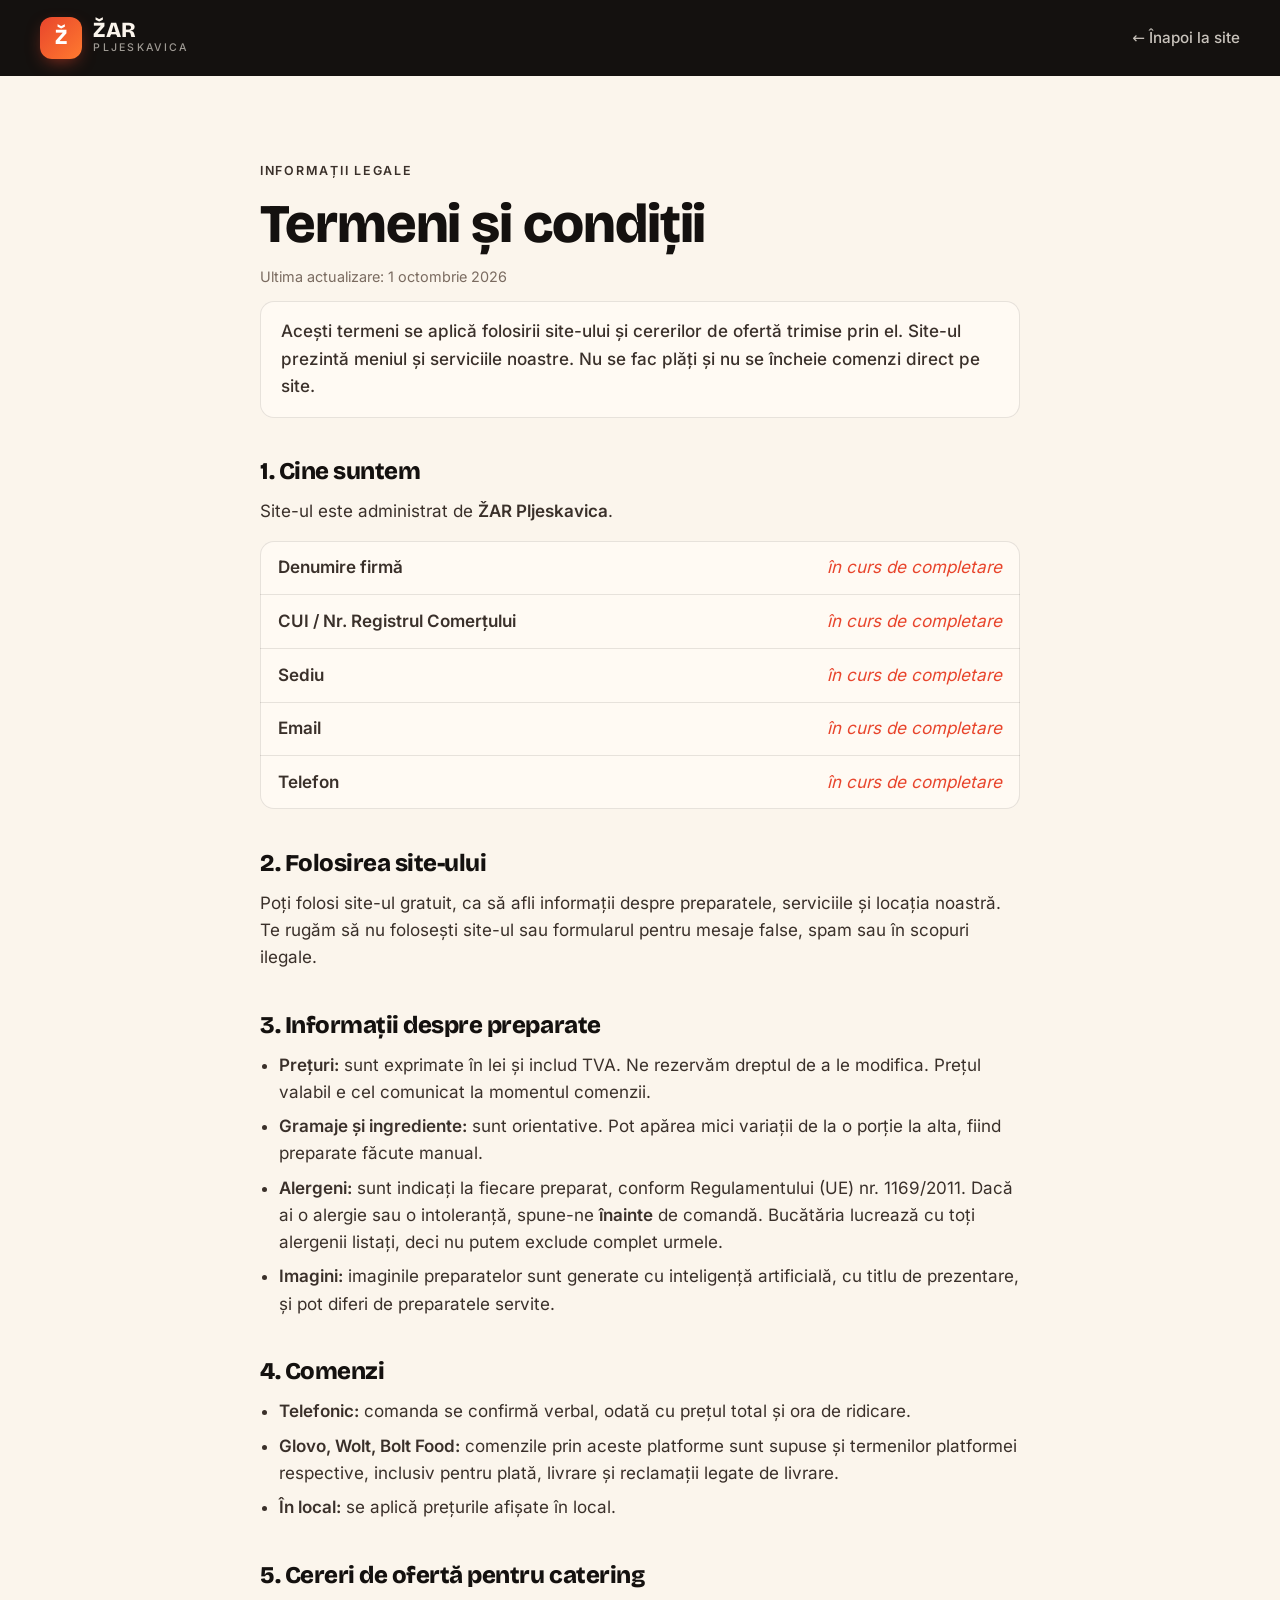
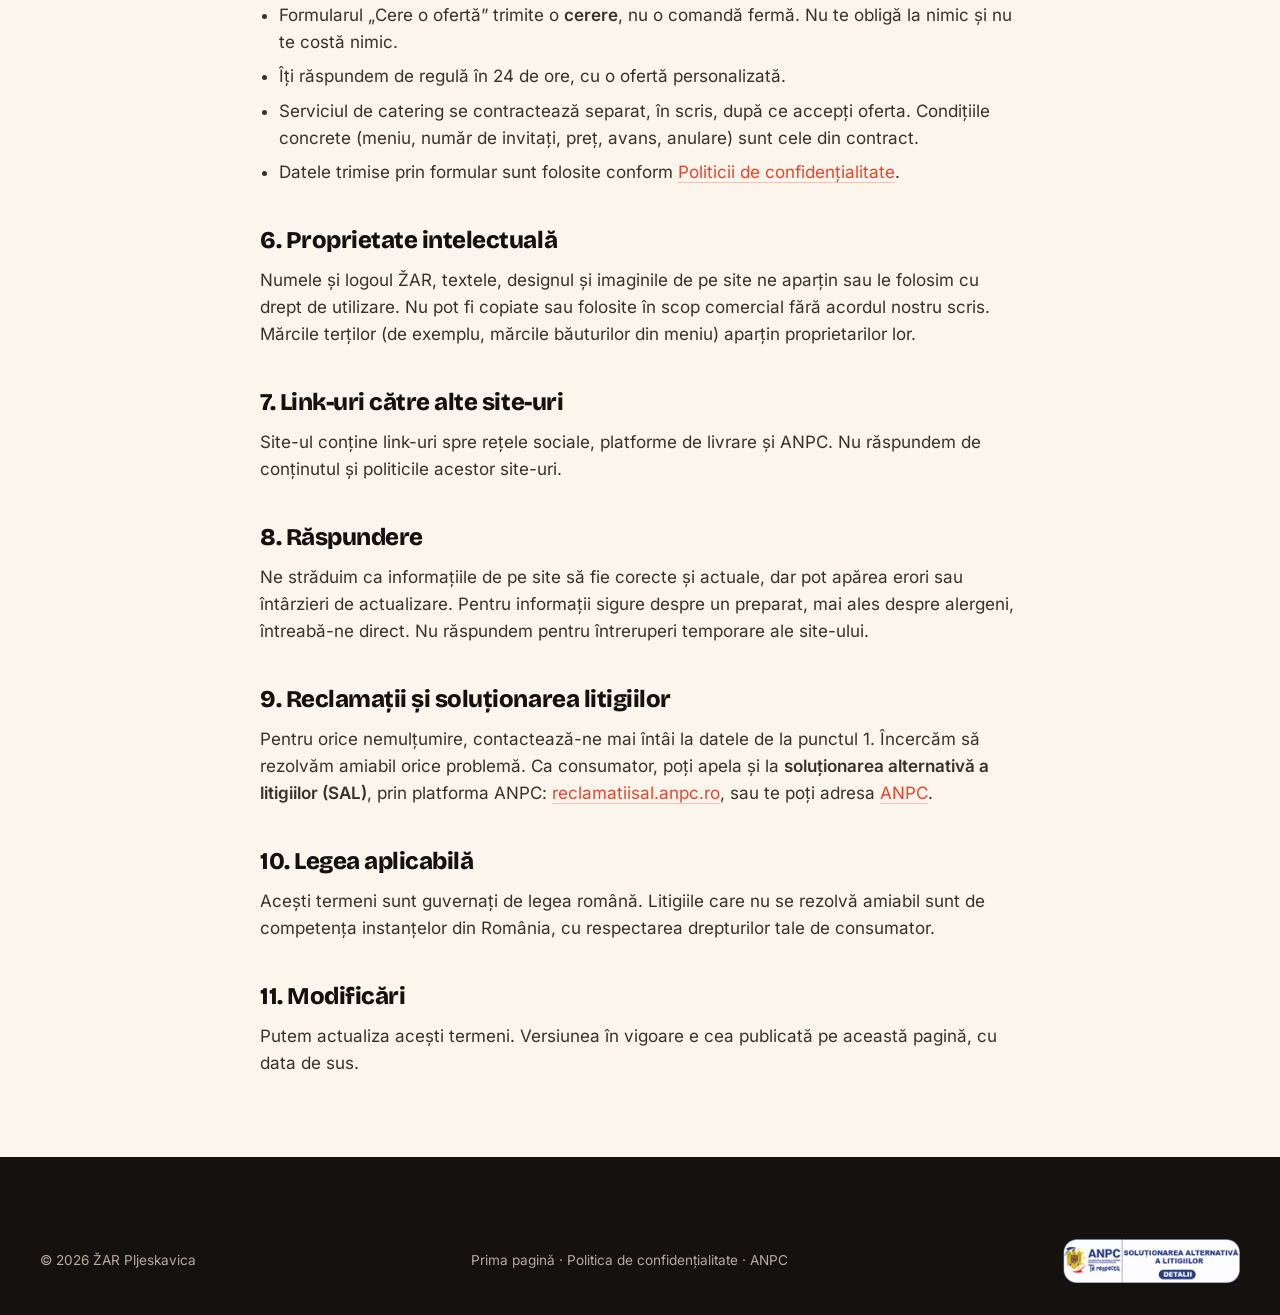
<file: termeni.html>
<!DOCTYPE html>
<html lang="ro">
<head>
  <meta charset="UTF-8">
  <meta name="viewport" content="width=device-width, initial-scale=1">
  <title>Termeni și condiții — ŽAR Pljeskavica</title>
  <meta name="description" content="Termenii și condițiile de utilizare a site-ului ŽAR Pljeskavica: informații despre preparate, comenzi, cereri de ofertă pentru catering.">
  <meta name="theme-color" content="#14110f">
  <!-- PREVIEW: remove at launch, together with the one in index.html -->
  <meta name="robots" content="noindex, nofollow">
  <link rel="preload" href="fonts/bricolage-grotesque-latin.woff2" as="font" type="font/woff2" crossorigin>
  <link rel="preload" href="fonts/inter-latin.woff2" as="font" type="font/woff2" crossorigin>
  <link rel="stylesheet" href="styles.css?v=2026-10-01e">
  <link rel="apple-touch-icon" href="img/apple-touch-icon.png">
  <link rel="icon" href="data:image/svg+xml,<svg xmlns='http://www.w3.org/2000/svg' viewBox='0 0 64 64'><defs><linearGradient id='g' x1='0' y1='0' x2='1' y2='1'><stop offset='0' stop-color='%23e8452c'/><stop offset='1' stop-color='%23ff7a2f'/></linearGradient></defs><rect width='64' height='64' rx='18' fill='url(%23g)'/><text x='32' y='46' font-size='36' font-family='Arial Black,Arial' font-weight='900' text-anchor='middle' fill='%23fff'>Ž</text></svg>">
</head>
<body class="legal-page">

<header class="legal-header">
  <div class="container legal-header__inner">
    <a href="index.html" class="brand" aria-label="ŽAR — înapoi la site">
      <span class="brand__mark">Ž</span>
      <span class="brand__text">ŽAR<small>pljeskavica</small></span>
    </a>
    <a href="index.html" class="legal-header__back">← Înapoi la site</a>
  </div>
</header>

<main class="container legal">
  <p class="eyebrow eyebrow--dark">Informații legale</p>
  <h1>Termeni și condiții</h1>
  <p class="legal__updated">Ultima actualizare: 1 octombrie 2026</p>

  <p class="legal__lead">Acești termeni se aplică folosirii site-ului și cererilor de ofertă trimise prin el. Site-ul prezintă meniul și serviciile noastre. Nu se fac plăți și nu se încheie comenzi direct pe site.</p>

  <h2>1. Cine suntem</h2>
  <p>Site-ul este administrat de <strong>ŽAR Pljeskavica</strong>.</p>
  <ul class="legal__facts">
    <li><span>Denumire firmă</span><span class="legal__todo">în curs de completare</span></li>
    <li><span>CUI / Nr. Registrul Comerțului</span><span class="legal__todo">în curs de completare</span></li>
    <li><span>Sediu</span><span class="legal__todo">în curs de completare</span></li>
    <li><span>Email</span><span class="legal__todo">în curs de completare</span></li>
    <li><span>Telefon</span><span class="legal__todo">în curs de completare</span></li>
  </ul>

  <h2>2. Folosirea site-ului</h2>
  <p>Poți folosi site-ul gratuit, ca să afli informații despre preparatele, serviciile și locația noastră. Te rugăm să nu folosești site-ul sau formularul pentru mesaje false, spam sau în scopuri ilegale.</p>

  <h2>3. Informații despre preparate</h2>
  <ul>
    <li><strong>Prețuri:</strong> sunt exprimate în lei și includ TVA. Ne rezervăm dreptul de a le modifica. Prețul valabil e cel comunicat la momentul comenzii.</li>
    <li><strong>Gramaje și ingrediente:</strong> sunt orientative. Pot apărea mici variații de la o porție la alta, fiind preparate făcute manual.</li>
    <li><strong>Alergeni:</strong> sunt indicați la fiecare preparat, conform Regulamentului (UE) nr. 1169/2011. Dacă ai o alergie sau o intoleranță, spune-ne <strong>înainte</strong> de comandă. Bucătăria lucrează cu toți alergenii listați, deci nu putem exclude complet urmele.</li>
    <li><strong>Imagini:</strong> imaginile preparatelor sunt generate cu inteligență artificială, cu titlu de prezentare, și pot diferi de preparatele servite.</li>
  </ul>

  <h2>4. Comenzi</h2>
  <ul>
    <li><strong>Telefonic:</strong> comanda se confirmă verbal, odată cu prețul total și ora de ridicare.</li>
    <li><strong>Glovo, Wolt, Bolt Food:</strong> comenzile prin aceste platforme sunt supuse și termenilor platformei respective, inclusiv pentru plată, livrare și reclamații legate de livrare.</li>
    <li><strong>În local:</strong> se aplică prețurile afișate în local.</li>
  </ul>

  <h2>5. Cereri de ofertă pentru catering</h2>
  <ul>
    <li>Formularul „Cere o ofertă” trimite o <strong>cerere</strong>, nu o comandă fermă. Nu te obligă la nimic și nu te costă nimic.</li>
    <li>Îți răspundem de regulă în 24 de ore, cu o ofertă personalizată.</li>
    <li>Serviciul de catering se contractează separat, în scris, după ce accepți oferta. Condițiile concrete (meniu, număr de invitați, preț, avans, anulare) sunt cele din contract.</li>
    <li>Datele trimise prin formular sunt folosite conform <a href="confidentialitate.html">Politicii de confidențialitate</a>.</li>
  </ul>

  <h2>6. Proprietate intelectuală</h2>
  <p>Numele și logoul ŽAR, textele, designul și imaginile de pe site ne aparțin sau le folosim cu drept de utilizare. Nu pot fi copiate sau folosite în scop comercial fără acordul nostru scris. Mărcile terților (de exemplu, mărcile băuturilor din meniu) aparțin proprietarilor lor.</p>

  <h2>7. Link-uri către alte site-uri</h2>
  <p>Site-ul conține link-uri spre rețele sociale, platforme de livrare și ANPC. Nu răspundem de conținutul și politicile acestor site-uri.</p>

  <h2>8. Răspundere</h2>
  <p>Ne străduim ca informațiile de pe site să fie corecte și actuale, dar pot apărea erori sau întârzieri de actualizare. Pentru informații sigure despre un preparat, mai ales despre alergeni, întreabă-ne direct. Nu răspundem pentru întreruperi temporare ale site-ului.</p>

  <h2>9. Reclamații și soluționarea litigiilor</h2>
  <p>Pentru orice nemulțumire, contactează-ne mai întâi la datele de la punctul 1. Încercăm să rezolvăm amiabil orice problemă. Ca consumator, poți apela și la <strong>soluționarea alternativă a litigiilor (SAL)</strong>, prin platforma ANPC: <a href="https://reclamatiisal.anpc.ro/" target="_blank" rel="noopener">reclamatiisal.anpc.ro</a>, sau te poți adresa <a href="https://anpc.ro" target="_blank" rel="noopener">ANPC</a>.</p>

  <h2>10. Legea aplicabilă</h2>
  <p>Acești termeni sunt guvernați de legea română. Litigiile care nu se rezolvă amiabil sunt de competența instanțelor din România, cu respectarea drepturilor tale de consumator.</p>

  <h2>11. Modificări</h2>
  <p>Putem actualiza acești termeni. Versiunea în vigoare e cea publicată pe această pagină, cu data de sus.</p>
</main>

<footer class="footer">
  <div class="container footer__legal">
    <span>© 2026 ŽAR Pljeskavica</span>
    <span class="footer__links"><a href="index.html">Prima pagină</a> · <a href="confidentialitate.html">Politica de confidențialitate</a> · <a href="https://anpc.ro" target="_blank" rel="noopener">ANPC</a></span>
    <a class="nav__sal footer__sal" href="https://reclamatiisal.anpc.ro/" target="_blank" rel="noopener"><img src="img/anpc-sal.png" width="201" height="50" alt="ANPC – Soluționarea alternativă a litigiilor (se deschide într-o filă nouă)" loading="lazy"></a>
  </div>
</footer>

</body>
</html>
</file>
<file: styles.css>
/* Fonts are self-hosted (no request to Google, so visitors' IPs stay with us). OFL licences in fonts/. */
@font-face {
  font-family: "Bricolage Grotesque"; font-style: normal; font-weight: 500 800; font-display: swap;
  src: url("fonts/bricolage-grotesque-latin.woff2") format("woff2");
  unicode-range: U+0000-00FF, U+0131, U+0152-0153, U+02BB-02BC, U+02C6, U+02DA, U+02DC, U+0304, U+0308, U+0329, U+2000-206F, U+20AC, U+2122, U+2191, U+2193, U+2212, U+2215, U+FEFF, U+FFFD;
}
@font-face {
  font-family: "Bricolage Grotesque"; font-style: normal; font-weight: 500 800; font-display: swap;
  src: url("fonts/bricolage-grotesque-latin-ext.woff2") format("woff2");
  unicode-range: U+0100-02BA, U+02BD-02C5, U+02C7-02CC, U+02CE-02D7, U+02DD-02FF, U+0304, U+0308, U+0329, U+1D00-1DBF, U+1E00-1E9F, U+1EF2-1EFF, U+2020, U+20A0-20AB, U+20AD-20C0, U+2113, U+2C60-2C7F, U+A720-A7FF;
}
@font-face {
  font-family: "Inter"; font-style: normal; font-weight: 400 600; font-display: swap;
  src: url("fonts/inter-latin.woff2") format("woff2");
  unicode-range: U+0000-00FF, U+0131, U+0152-0153, U+02BB-02BC, U+02C6, U+02DA, U+02DC, U+0304, U+0308, U+0329, U+2000-206F, U+20AC, U+2122, U+2191, U+2193, U+2212, U+2215, U+FEFF, U+FFFD;
}
@font-face {
  font-family: "Inter"; font-style: normal; font-weight: 400 600; font-display: swap;
  src: url("fonts/inter-latin-ext.woff2") format("woff2");
  unicode-range: U+0100-02BA, U+02BD-02C5, U+02C7-02CC, U+02CE-02D7, U+02DD-02FF, U+0304, U+0308, U+0329, U+1D00-1DBF, U+1E00-1E9F, U+1EF2-1EFF, U+2020, U+20A0-20AB, U+20AD-20C0, U+2113, U+2C60-2C7F, U+A720-A7FF;
}

:root {
  --ink: #14110f;
  --ink-2: #221c18;
  --ink-3: #3a302a;
  --cream: #fbf5ec;
  --cream-2: #f3e9da;
  --paper: #fffaf3;
  --fire: #e8452c;
  --fire-2: #ff7a2f;
  --ember: #ffb347;
  --muted: #7a6b60;
  --muted-light: #b9aa9c;
  --line: rgba(20, 17, 15, .1);
  --radius: 20px;
  --shadow: 0 1px 2px rgba(20,17,15,.06), 0 12px 32px -12px rgba(20,17,15,.18);
  --display: "Bricolage Grotesque", system-ui, sans-serif;
  --body: "Inter", system-ui, -apple-system, sans-serif;
  --ease: cubic-bezier(.2, .7, .2, 1);
  --bar: 30px; /* preview banner height; set to 0px at launch */
  --marquee-h: 44px;
}

*, *::before, *::after { box-sizing: border-box; }
html { scroll-behavior: smooth; scroll-padding-top: calc(84px + var(--bar)); }
body {
  margin: 0;
  font-family: var(--body);
  font-size: 17px;
  line-height: 1.6;
  color: var(--ink);
  background: var(--cream);
  -webkit-font-smoothing: antialiased;
  overflow-x: hidden;
}
img, svg { display: block; max-width: 100%; }
img { height: auto; }
a { color: inherit; text-decoration: none; }
h1, h2, h3 { font-family: var(--display); line-height: 1.02; margin: 0; letter-spacing: -.02em; }
h2 { font-size: clamp(2.2rem, 5vw, 3.8rem); font-weight: 800; }
h3 { font-size: 1.3rem; font-weight: 700; letter-spacing: -.01em; }
p { margin: 0; }

.container { width: min(1200px, 100% - 32px); margin-inline: auto; }
@media (min-width: 720px) { .container { width: min(1200px, 100% - 64px); } }

:focus-visible { outline: 3px solid var(--fire-2); outline-offset: 3px; border-radius: 6px; }

/* ---------- Buttons ---------- */
.btn {
  display: inline-flex; align-items: center; justify-content: center; gap: .55rem;
  padding: .95rem 1.6rem; border-radius: 999px; border: 0;
  font: 600 1rem/1 var(--body); cursor: pointer;
  transition: transform .25s var(--ease), box-shadow .25s var(--ease), background .25s;
  white-space: nowrap;
}
.btn:hover { transform: translateY(-2px); }
.btn:active { transform: translateY(0) scale(.98); }
.btn--fire {
  color: #fff; background: linear-gradient(135deg, var(--fire), var(--fire-2));
  box-shadow: 0 10px 30px -8px rgba(232, 69, 44, .65), inset 0 1px 0 rgba(255,255,255,.25);
}
.btn--fire:hover { box-shadow: 0 16px 40px -8px rgba(232, 69, 44, .8), inset 0 1px 0 rgba(255,255,255,.25); }
.btn--ghost { color: var(--cream); background: rgba(255,255,255,.06); box-shadow: inset 0 0 0 1px rgba(255,255,255,.18); }
.btn--ghost:hover { background: rgba(255,255,255,.12); }
.btn--dark { color: var(--cream); background: var(--ink); }
.btn--dark:hover { box-shadow: 0 12px 28px -10px rgba(20,17,15,.6); }
.btn--small { padding: .7rem 1.15rem; font-size: .92rem; }
.btn--block { width: 100%; }

.eyebrow {
  display: inline-flex; align-items: center; gap: .5rem;
  font: 600 .78rem/1 var(--body); text-transform: uppercase; letter-spacing: .14em;
  color: var(--ember); margin-bottom: 1.2rem;
}
.eyebrow--dark { color: var(--fire); }
.eyebrow--light { color: rgba(255,255,255,.85); }
.eyebrow .dot--soon { background: var(--fire-2) !important; box-shadow: 0 0 0 4px rgba(255,122,47,.2) !important; }
.eyebrow .dot { width: 8px; height: 8px; border-radius: 50%; background: #4ade80; box-shadow: 0 0 0 4px rgba(74,222,128,.2); animation: pulse 2s infinite; }
@keyframes pulse { 50% { box-shadow: 0 0 0 8px rgba(74,222,128,0); } }

/* ---------- Nav ---------- */
.nav {
  position: fixed; inset: 0 0 auto; z-index: 50;
  transition: background .3s, box-shadow .3s, backdrop-filter .3s;
}
.nav.is-scrolled {
  background: rgba(20, 17, 15, .82);
  backdrop-filter: blur(14px) saturate(1.4);
  -webkit-backdrop-filter: blur(14px) saturate(1.4);
  box-shadow: 0 1px 0 rgba(255,255,255,.06);
}
.preview-bar {
  height: var(--bar); display: flex; align-items: center; justify-content: center; padding: 0 16px;
  background: var(--fire); color: #fff; font: 600 .78rem/1.2 var(--body); text-align: center; overflow: hidden;
}
@media (max-width: 560px) { .preview-bar__more { display: none; } }
.nav__inner { display: flex; align-items: center; gap: 2rem; height: 76px; }
.brand { display: flex; align-items: center; gap: .7rem; color: var(--cream); }
.brand__mark {
  display: grid; place-items: center; width: 42px; height: 42px; border-radius: 12px;
  font: 800 1.35rem/1 var(--display); color: #fff;
  background: linear-gradient(135deg, var(--fire), var(--fire-2));
  box-shadow: 0 6px 18px -6px rgba(232,69,44,.7);
}
.brand__text { font: 800 1.35rem/1 var(--display); letter-spacing: .02em; display: flex; flex-direction: column; }
.brand__text small { font: 500 .66rem/1.4 var(--body); letter-spacing: .22em; text-transform: uppercase; opacity: .6; }
.nav__links { display: flex; gap: 2rem; margin-left: auto; }
.nav__links a { color: rgba(251,245,236,.78); font-weight: 500; font-size: .95rem; position: relative; transition: color .2s; }
.nav__links a::after {
  content: ""; position: absolute; left: 0; right: 0; bottom: -6px; height: 2px; border-radius: 2px;
  background: var(--fire-2); transform: scaleX(0); transition: transform .3s var(--ease);
}
.nav__links a:hover { color: #fff; }
.nav__links a:hover::after { transform: scaleX(1); }

/* ANPC SAL pictogram — required on the home page, in the menu bar (Ord. ANPC 449/2022, mod. 270/2026) */
.nav__sal { display: inline-flex; flex: none; border-radius: 10px; transition: transform .2s var(--ease), box-shadow .2s var(--ease); }
.nav__sal img { display: block; height: 44px; width: auto; border-radius: 10px; }
.nav__sal:hover { transform: translateY(-1px); box-shadow: 0 6px 16px -6px rgba(0,0,0,.5); }
.nav__links a.nav__sal::after { display: none; }
.nav__sal--menu { display: none; }
@media (max-width: 1180px) and (min-width: 861px) {
  .nav__inner { gap: 1.25rem; }
  .nav__links { gap: 1.25rem; }
  .nav__sal--bar img { height: 38px; }
}
.nav__burger { display: none; }

@media (max-width: 860px) {
  .nav__links {
    position: fixed; inset: calc(76px + var(--bar)) 0 auto; flex-direction: column; gap: 0; margin: 0;
    background: var(--ink); padding: .5rem 16px 1.5rem;
    transform: translateY(-8px); opacity: 0; pointer-events: none;
    transition: opacity .25s, transform .25s var(--ease);
  }
  .nav__links a { padding: 1rem 0; font-size: 1.15rem; border-bottom: 1px solid rgba(255,255,255,.07); }
  .nav__links a::after { display: none; }
  .nav.is-open { background: var(--ink); }
  /* dims the page under the open menu; a tap on it closes the menu */
  .nav-backdrop {
    position: fixed; inset: 0; z-index: 45; background: rgba(10,8,7,.55);
    opacity: 0; pointer-events: none; transition: opacity .25s var(--ease);
    -webkit-tap-highlight-color: transparent;
  }
  .nav-backdrop.is-visible { opacity: 1; pointer-events: auto; }
  .nav.is-open .nav__links { opacity: 1; transform: none; pointer-events: auto; }
  .nav__cta { margin-left: auto; }
  .nav__sal--bar { display: none; }
  .nav__links a.nav__sal--menu { display: inline-flex; align-self: flex-start; margin-top: 1.1rem; padding: 0; border-bottom: 0; }
  .nav__burger {
    display: grid; place-content: center; gap: 6px; width: 44px; height: 44px;
    background: rgba(255,255,255,.08); border: 0; border-radius: 12px; cursor: pointer;
  }
  .nav__burger span { width: 20px; height: 2px; background: var(--cream); border-radius: 2px; transition: transform .3s var(--ease); }
  .nav.is-open .nav__burger span:first-child { transform: translateY(4px) rotate(45deg); }
  .nav.is-open .nav__burger span:last-child { transform: translateY(-4px) rotate(-45deg); }
}
@media (max-width: 480px) { .nav__cta { display: none; } .nav__burger { margin-left: auto; } }

/* ---------- Hero ---------- */
.hero {
  position: relative; overflow: hidden; color: var(--cream);
  background:
    radial-gradient(900px 600px at 78% 55%, rgba(232,69,44,.28), transparent 60%),
    radial-gradient(600px 400px at 90% 100%, rgba(255,122,47,.25), transparent 60%),
    radial-gradient(800px 500px at 0% 0%, rgba(255,179,71,.06), transparent 60%),
    var(--ink);
  padding-top: calc(76px + var(--bar));
}
.hero::after { /* grain */
  content: ""; position: absolute; inset: 0; pointer-events: none; opacity: .18; mix-blend-mode: overlay;
  background-image: url("data:image/svg+xml,%3Csvg xmlns='http://www.w3.org/2000/svg' width='160' height='160'%3E%3Cfilter id='n'%3E%3CfeTurbulence type='fractalNoise' baseFrequency='.9' numOctaves='3' stitchTiles='stitch'/%3E%3C/filter%3E%3Crect width='100%25' height='100%25' filter='url(%23n)'/%3E%3C/svg%3E");
}
.hero__embers { position: absolute; inset: 0; width: 100%; height: 100%; pointer-events: none; }
.hero__grid {
  position: relative; z-index: 1;
  display: grid; grid-template-columns: 1.05fr 1fr; align-items: center; gap: 3rem;
  min-height: calc(100svh - 76px - var(--bar) - var(--marquee-h)); padding-block: 3rem 4rem;
}
.hero h1 { font-size: clamp(3.2rem, 8vw, 6.6rem); font-weight: 800; letter-spacing: -.035em; line-height: .92; }
.hero h1 em {
  font-style: normal;
  background: linear-gradient(100deg, var(--ember), var(--fire-2) 40%, var(--fire));
  -webkit-background-clip: text; background-clip: text; color: transparent;
}
.lead { margin-top: 1.6rem; max-width: 34ch; font-size: 1.15rem; color: rgba(251,245,236,.72); }
.hero__actions { display: flex; flex-wrap: wrap; gap: .8rem; margin-top: 2.2rem; }
.hero__facts { display: flex; gap: 2.4rem; list-style: none; padding: 0; margin: 3rem 0 0; }
.hero__facts li { display: flex; flex-direction: column; }
.hero__facts strong { font: 800 1.7rem/1 var(--display); color: #fff; }
.hero__facts span { font-size: .85rem; color: var(--muted-light); margin-top: .35rem; }

.hero__visual { position: relative; }
.glow {
  position: absolute; inset: 12% 8% 0; border-radius: 50%;
  background: radial-gradient(closest-side, rgba(255,122,47,.55), rgba(232,69,44,.2) 55%, transparent);
  filter: blur(30px); animation: flicker 3.2s ease-in-out infinite;
}
@keyframes flicker { 0%,100% { opacity: .85; transform: scale(1); } 40% { opacity: 1; transform: scale(1.04); } 70% { opacity: .75; transform: scale(.98); } }
.hero__photo {
  position: relative; width: 100%; height: auto; aspect-ratio: 1; object-fit: cover;
  border-radius: 32px;
  /* melt the photo's dark edges into the hero background */
  -webkit-mask-image: radial-gradient(closest-side, #000 72%, transparent 100%);
          mask-image: radial-gradient(closest-side, #000 72%, transparent 100%);
  animation: breathe 9s ease-in-out infinite;
}
@keyframes breathe { 50% { transform: scale(1.025); } }
@keyframes float { 50% { transform: translateY(-12px); } }
.tag {
  position: absolute; padding: .7rem 1rem; border-radius: 14px; font-size: .85rem; color: var(--cream);
  background: rgba(34, 28, 24, .72); backdrop-filter: blur(10px); -webkit-backdrop-filter: blur(10px);
  box-shadow: inset 0 0 0 1px rgba(255,255,255,.1), 0 18px 40px -16px rgba(0,0,0,.6);
  animation: float 7s ease-in-out infinite;
}
.tag strong { display: block; font-family: var(--display); font-size: 1rem; color: var(--ember); }
.tag--a { top: 14%; left: -2%; animation-delay: -2s; }
.tag--b { bottom: 12%; right: 0; animation-delay: -4s; }

.marquee { position: relative; z-index: 1; overflow: hidden; background: var(--fire); color: #fff; height: var(--marquee-h); display: flex; align-items: center; }
.marquee__track { display: flex; white-space: nowrap; will-change: transform; }
/* each group ends with the same gap that separates its items, so group N+1 starts exactly one period later */
.marquee__group { display: flex; flex: none; align-items: center; gap: 1.3rem; padding-right: 1.3rem; }
.marquee span { font: 800 1.05rem/1 var(--display); text-transform: uppercase; letter-spacing: .04em; }
.marquee i { font-style: normal; font-size: .8rem; opacity: .6; }
.marquee__track.is-running { animation: marquee var(--marquee-dur, 30s) linear infinite; }
@keyframes marquee { to { transform: translateX(calc(-1 * var(--marquee-shift, 0px))); } }

@media (max-width: 900px) {
  .hero__grid { grid-template-columns: 1fr; min-height: 0; gap: 1rem; padding-block: 2.5rem 3rem; }
  .hero__visual { max-width: 420px; width: 100%; margin: 0 auto; }
  .tag { font-size: .75rem; padding: .55rem .8rem; }
  .tag strong { font-size: .88rem; }
}
@media (max-width: 480px) {
  .hero__facts { gap: 1.4rem; }
  .hero__facts strong { font-size: 1.35rem; }
  .hero__actions .btn { flex: 1 1 100%; }
}

/* ---------- Sections ---------- */
.section { padding-block: clamp(4.5rem, 10vw, 8rem); }
.section--dark { background: var(--ink); color: var(--cream); }
.section--fire {
  color: #fff;
  background:
    radial-gradient(700px 400px at 10% 0%, rgba(255,179,71,.35), transparent 60%),
    linear-gradient(135deg, var(--fire), #c62f1c);
}
.section__head { margin-bottom: 3rem; }
.section__head--center { text-align: center; }

/* ---------- Menu ---------- */
/* Category bar sticks under the header while you scroll through the menu,
   so the other categories never leave the screen. */
.menu__nav {
  position: sticky; top: calc(76px + var(--bar) + 10px); z-index: 30;
  display: flex; margin-bottom: 2rem; pointer-events: none;
}
.tabs {
  position: relative; display: inline-flex; gap: .25rem; padding: .35rem; max-width: 100%;
  background: rgba(243, 233, 218, .97); border-radius: 999px; pointer-events: auto;
  backdrop-filter: blur(14px) saturate(1.3); -webkit-backdrop-filter: blur(14px) saturate(1.3);
  box-shadow: inset 0 0 0 1px var(--line);
  transition: box-shadow .3s var(--ease);
}
.menu__nav.is-stuck .tabs { box-shadow: inset 0 0 0 1px var(--line), 0 14px 34px -14px rgba(20,17,15,.45); }
.tabs__pill {
  position: absolute; top: .35rem; bottom: .35rem; left: 0; width: 0; border-radius: 999px;
  background: var(--ink); box-shadow: 0 6px 16px -8px rgba(20,17,15,.6);
  opacity: 0;
}
.tabs.is-ready .tabs__pill { opacity: 1; transition: transform .5s cubic-bezier(.34, 1.45, .64, 1), width .5s cubic-bezier(.34, 1.45, .64, 1); }
.tabs button {
  position: relative; z-index: 1; display: inline-flex; align-items: center; justify-content: center; gap: .45rem;
  border: 0; background: transparent; cursor: pointer; padding: .7rem 1.2rem; border-radius: 999px;
  font: 600 .95rem/1 var(--body); color: var(--muted); white-space: nowrap;
  transition: color .3s;
}
.tabs button:hover { color: var(--ink); }
.tabs button[aria-selected="true"], .tabs button.is-peek { color: var(--cream); }
/* while the pill is away on its intro sweep, the selected label sits on the light bar */
.tabs.is-sweeping button[aria-selected="true"]:not(.is-peek) { color: var(--ink); }
.tabs.is-sweeping button[aria-selected="true"]:not(.is-peek) .tabs__count { background: rgba(20,17,15,.08); color: inherit; }
/* no-JS fallback: the pill is positioned by script.js */
html:not(.js) .tabs button[aria-selected="true"] { background: var(--ink); }
.tabs__count {
  display: inline-grid; place-items: center; min-width: 1.45em; height: 1.45em; padding: 0 .35em; border-radius: 999px;
  font: 700 .72rem/1 var(--body); background: rgba(20,17,15,.08); color: inherit;
  transition: background .3s, color .3s, transform .3s var(--ease);
}
.tabs button[aria-selected="true"] .tabs__count, .tabs button.is-peek .tabs__count { background: var(--fire); color: #fff; }
.tabs button.is-peek .tabs__count { transform: scale(1.2); }
@media (max-width: 640px) {
  .menu__nav { top: calc(76px + var(--bar) + 8px); }
  .tabs { display: flex; width: 100%; gap: .15rem; padding: .3rem; }
  .tabs__pill { top: .3rem; bottom: .3rem; }
  .tabs button { flex: 1 1 auto; min-width: 0; padding: .72rem .35rem; font-size: .82rem; gap: .3rem; }
  .tabs__count { font-size: .64rem; }
}
@media (max-width: 400px) { .tabs__count { display: none; } }

.menu { display: grid; }
.menu__panel { grid-area: 1 / 1; display: grid; grid-template-columns: repeat(auto-fill, minmax(280px, 1fr)); gap: 1rem; align-content: start; }
.menu__panel[hidden] { display: none; }
/* Cards slide in from the side you switched towards, one after another. */
.menu__panel.is-entering > * { animation: dishIn .6s var(--ease) backwards; animation-delay: calc(var(--i, 0) * 55ms); }
@keyframes dishIn { from { opacity: 0; transform: translateX(var(--from, 0px)) translateY(14px) scale(.97); } }

/* "Next category" card at the end of each panel — where the menu used to look finished. */
.menu__next {
  grid-column: 1 / -1; position: relative; overflow: hidden; isolation: isolate;
  display: grid; grid-template-columns: 1fr auto; align-items: center; gap: .3rem 1.2rem;
  min-height: 150px; padding: 1.6rem 1.8rem; border: 0; border-radius: var(--radius); cursor: pointer; text-align: left;
  color: var(--cream); background: var(--ink); font: inherit;
  box-shadow: 0 20px 40px -22px rgba(20,17,15,.7);
}
.menu__next-bg {
  position: absolute; inset: 0; z-index: -1; width: 100%; height: 100%; object-fit: cover; object-position: center 60%;
  transform: scale(1.04); transition: transform .8s var(--ease);
}
.menu__next::after {
  content: ""; position: absolute; inset: 0; z-index: -1;
  background: linear-gradient(100deg, rgba(20,17,15,.94) 0%, rgba(20,17,15,.78) 45%, rgba(20,17,15,.35) 100%);
}
.menu__next:hover .menu__next-bg, .menu__next:focus-visible .menu__next-bg { transform: scale(1.1); }
.menu__next-text { grid-column: 1; display: grid; gap: .35rem; }
.menu__next-label { font: 600 .75rem/1 var(--body); text-transform: uppercase; letter-spacing: .14em; color: var(--ember); }
.menu__next-title { font: 800 clamp(1.8rem, 5vw, 2.6rem)/1 var(--display); letter-spacing: -.02em; }
.menu__next-meta { font-size: .92rem; color: var(--muted-light); }
.menu__next-arrow {
  grid-column: 2; display: grid; place-items: center; width: 58px; height: 58px; border-radius: 50%;
  background: linear-gradient(135deg, var(--fire), var(--fire-2)); color: #fff;
  box-shadow: 0 10px 26px -8px rgba(232,69,44,.8);
  animation: nudge 1.8s var(--ease) infinite;
  transition: transform .3s var(--ease);
}
.menu__next-arrow svg { width: 24px; height: 24px; }
.menu__next:hover .menu__next-arrow { transform: scale(1.08); }
@keyframes nudge { 0%, 60%, 100% { translate: 0; } 30% { translate: 6px 0; } }
.dish {
  position: relative; display: grid; grid-template-columns: 1fr auto; grid-template-rows: auto 1fr; column-gap: 1rem; row-gap: .4rem;
  padding: 1.6rem; border-radius: var(--radius); background: var(--paper); cursor: pointer;
  box-shadow: inset 0 0 0 1px var(--line);
  transition: transform .3s var(--ease), box-shadow .3s var(--ease), background-color .35s var(--ease), color .35s var(--ease);
}
.dish:hover { transform: translateY(-4px); box-shadow: inset 0 0 0 1px rgba(232,69,44,.25), var(--shadow); }
.dish h3 { grid-column: 1; }
.dish p { grid-column: 1; color: var(--muted); font-size: .95rem; line-height: 1.5; transition: color .35s; }
.dish__price { grid-column: 2; grid-row: 1 / 3; align-self: start; font: 800 1.6rem/1 var(--display); color: var(--fire); white-space: nowrap; transition: color .35s; }
.dish__price small { font: 600 .8rem var(--body); color: var(--muted); transition: color .35s; }

/* Selected card: dark, with ingredients / quantity / allergens revealed. */
.dish.is-open { background: var(--ink); color: var(--cream); transform: none; box-shadow: 0 24px 48px -20px rgba(232,69,44,.55); }
.dish.is-open p, .dish.is-open .dish__price small { color: var(--muted-light); }
.dish.is-open .dish__price { color: var(--ember); }

.dish__more {
  grid-column: 1 / -1; display: flex; align-items: center; justify-content: space-between; gap: .5rem;
  margin-top: .5rem; padding: .85rem 0 0; border: 0; border-top: 1px solid var(--line); background: none;
  font: 600 .85rem/1.2 var(--body); color: var(--fire); cursor: pointer; text-align: left;
  transition: color .35s, border-color .35s;
}
.dish__more svg { width: 18px; height: 18px; flex: none; transition: transform .45s var(--ease); }
.dish.is-open .dish__more { color: var(--ember); border-top-color: rgba(255,255,255,.12); }
.dish.is-open .dish__more svg { transform: rotate(180deg); }

.dish__details { grid-column: 1 / -1; display: grid; grid-template-rows: 0fr; transition: grid-template-rows .45s var(--ease); cursor: auto; }
.dish.is-open .dish__details { grid-template-rows: 1fr; }
.dish__details-inner {
  min-height: 0; overflow: hidden; display: grid; gap: 1rem;
  opacity: 0; transition: opacity .3s var(--ease);
}
.dish.is-open .dish__details-inner { opacity: 1; transition-delay: .12s; padding-top: 1.1rem; }
.dish__facts { display: flex; flex-wrap: wrap; gap: .8rem 1.8rem; margin: 0; }
.dish__facts dt, .dish__ingr span, .dish__allergens > span {
  display: block; margin-bottom: .3rem;
  font: 600 .68rem/1 var(--body); text-transform: uppercase; letter-spacing: .14em; color: var(--muted-light);
}
.dish__facts dd { margin: 0; font-weight: 600; }
.dish__facts dd.is-hot { color: var(--fire-2); }
.dish__facts dd.is-hot::before { content: "🌶 "; }
.dish .dish__ingr { color: rgba(251,245,236,.82); font-size: .9rem; line-height: 1.55; }
.dish__allergens ul { display: flex; flex-wrap: wrap; gap: .4rem; margin: 0; padding: 0; list-style: none; }
.dish__allergens li {
  padding: .35rem .75rem; border-radius: 999px; font: 600 .78rem/1 var(--body);
  color: #ffc2a1; background: rgba(232,69,44,.16); box-shadow: inset 0 0 0 1px rgba(255,122,47,.35);
}
.dish__allergens li.is-none { color: var(--muted-light); background: rgba(255,255,255,.07); box-shadow: none; }
.dish__badge {
  position: absolute; top: 1.1rem; left: 1.6rem;
  font: 600 .7rem/1 var(--body); text-transform: uppercase; letter-spacing: .12em;
  color: #fff; background: var(--fire); padding: .4rem .65rem; border-radius: 999px;
}
/* align-items: start so an opened card grows on its own instead of stretching its row neighbours */
.menu__panel { grid-auto-flow: dense; align-items: start; }
.dish--photo { grid-row: span 2; grid-template-rows: auto auto auto auto auto; padding-top: 0; overflow: hidden; }
.dish__img {
  grid-column: 1 / -1; width: calc(100% + 3.2rem); max-width: none; margin: 0 -1.6rem 1rem;
  aspect-ratio: 4 / 3; object-fit: cover; object-position: center 40%;
  background: var(--cream-2);
}
.dish--photo .dish__price { grid-row: 2 / 4; }
.dish--photo .dish__badge { box-shadow: 0 6px 16px -4px rgba(0,0,0,.45); }
.menu__note { margin-top: 2rem; color: var(--muted); font-size: .9rem; }

/* ---------- Story ---------- */
.story { display: grid; grid-template-columns: 1fr 1fr; gap: clamp(2rem, 6vw, 6rem); align-items: start; }
.story__text { position: sticky; top: 120px; }
.story__text h2 { margin-bottom: 1.6rem; }
.story__text p { color: rgba(251,245,236,.72); margin-top: 1rem; max-width: 48ch; }
.story__photo, .catering__photo { margin: 2.2rem 0 0; border-radius: var(--radius); overflow: hidden; }
.story__photo img, .catering__photo img { width: 100%; height: auto; aspect-ratio: 4 / 3; object-fit: cover; }
.story__photo { box-shadow: 0 30px 60px -30px rgba(232,69,44,.45), inset 0 0 0 1px rgba(255,255,255,.06); }
.catering__photo { box-shadow: 0 30px 60px -24px rgba(80,14,4,.7); transform: rotate(-1.5deg); }
.steps { list-style: none; margin: 0; padding: 0; display: grid; gap: 1rem; }
.step {
  padding: 2rem; border-radius: var(--radius); background: var(--ink-2);
  box-shadow: inset 0 0 0 1px rgba(255,255,255,.06);
  transition: background .3s, box-shadow .3s;
}
.step:hover { background: #2a221d; box-shadow: inset 0 0 0 1px rgba(255,122,47,.3); }
.step__num { display: block; font: 800 .95rem/1 var(--display); color: var(--fire-2); margin-bottom: 1rem; letter-spacing: .06em; }
.step h3 { font-size: 1.5rem; margin-bottom: .5rem; }
.step p { color: var(--muted-light); }
@media (max-width: 860px) { .story { grid-template-columns: 1fr; } .story__text { position: static; } }

/* ---------- Channels ---------- */
.channels { display: grid; grid-template-columns: repeat(3, 1fr); gap: 1rem; }
.channel {
  display: flex; flex-direction: column; padding: 2rem; border-radius: var(--radius);
  background: var(--paper); box-shadow: inset 0 0 0 1px var(--line);
  transition: transform .3s var(--ease), box-shadow .3s var(--ease);
}
.channel:hover { transform: translateY(-6px); box-shadow: inset 0 0 0 1px rgba(232,69,44,.3), var(--shadow); }
.channel__icon {
  width: 56px; height: 56px; border-radius: 16px; display: grid; place-items: center; margin-bottom: 1.5rem;
  color: var(--fire); background: rgba(232,69,44,.1);
  transition: background .3s, color .3s;
}
.channel__icon svg { width: 26px; height: 26px; }
.channel:hover .channel__icon { background: var(--fire); color: #fff; }
.channel h3 { font-size: 1.5rem; margin-bottom: .5rem; }
.channel p { color: var(--muted); flex: 1; }
.channel__link { margin-top: 1.5rem; font-weight: 600; color: var(--fire); }
@media (max-width: 860px) { .channels { grid-template-columns: 1fr; } }

/* ---------- Catering ---------- */
.catering { display: grid; grid-template-columns: 1fr 1fr; gap: clamp(2rem, 6vw, 5rem); align-items: center; }
.catering__text h2 { margin-bottom: 1.4rem; }
.catering__text > p { color: rgba(255,255,255,.88); max-width: 44ch; }
.checks { list-style: none; padding: 0; margin: 2rem 0 0; display: grid; gap: .8rem; }
.checks li { display: flex; gap: .8rem; align-items: center; font-weight: 500; }
.checks li::before {
  content: "✓"; flex: none; width: 28px; height: 28px; border-radius: 50%; display: grid; place-items: center;
  background: rgba(255,255,255,.18); font-weight: 700; font-size: .85rem;
}
.form {
  background: var(--paper); color: var(--ink); border-radius: 24px; padding: clamp(1.5rem, 4vw, 2.4rem);
  box-shadow: 0 40px 80px -30px rgba(80, 14, 4, .7); display: grid; gap: 1rem;
}
.form h3 { font-size: 1.6rem; margin-bottom: .3rem; }
.form__row { display: grid; grid-template-columns: 1fr 1fr; gap: 1rem; }
.form label { display: grid; gap: .4rem; font-size: .85rem; font-weight: 600; color: var(--ink-3); }
.form input, .form textarea {
  width: 100%; font: 400 1rem var(--body); color: var(--ink);
  padding: .85rem 1rem; border-radius: 12px; border: 1px solid rgba(20,17,15,.14); background: #fff;
  transition: border-color .2s, box-shadow .2s;
}
.form textarea { resize: vertical; min-height: 90px; }
.form input:focus, .form textarea:focus { outline: none; border-color: var(--fire); box-shadow: 0 0 0 4px rgba(232,69,44,.15); }
.form input.is-invalid { border-color: var(--fire); background: #fff5f3; }
.form__status { min-height: 1.4em; font-size: .9rem; text-align: center; color: var(--muted); }
.form__status.is-ok { color: #1f7a45; font-weight: 600; }
@media (max-width: 860px) { .catering { grid-template-columns: 1fr; } }
@media (max-width: 480px) { .form__row { grid-template-columns: 1fr; } }

/* ---------- Location ---------- */
.location { display: grid; grid-template-columns: 1fr 1.1fr; gap: clamp(2rem, 6vw, 5rem); align-items: center; }
.location h2 { margin-bottom: 2rem; }
.info { display: grid; grid-template-columns: 1fr 1fr; gap: 1.6rem 2rem; margin: 0 0 2.2rem; }
.info dt { font-size: .75rem; font-weight: 600; text-transform: uppercase; letter-spacing: .12em; color: var(--fire); margin-bottom: .4rem; }
.info dd { margin: 0; font-weight: 500; }
.info a { border-bottom: 1px solid rgba(20,17,15,.25); transition: border-color .2s; }
.info a:hover { border-color: var(--fire); }
.map { position: relative; aspect-ratio: 5 / 4; border-radius: 28px; overflow: hidden; box-shadow: var(--shadow); }
.map svg { width: 100%; height: 100%; }
.map__pin { position: absolute; left: 50%; top: 50%; transform: translate(-50%, -100%); }
.map__pin span {
  display: block; width: 48px; height: 48px; border-radius: 50% 50% 50% 0; transform: rotate(-45deg);
  background: linear-gradient(135deg, var(--fire), var(--fire-2)); box-shadow: 0 10px 24px -6px rgba(232,69,44,.8);
  position: relative;
}
.map__pin span::after { content: ""; position: absolute; inset: 15px; border-radius: 50%; background: #fff; }
.map__pin::before {
  content: ""; position: absolute; left: 50%; bottom: -12px; width: 60px; height: 20px; margin-left: -34px;
  border-radius: 50%; background: rgba(232,69,44,.35); animation: ping 2s ease-out infinite;
}
@keyframes ping { from { transform: scale(.4); opacity: 1; } to { transform: scale(2.2); opacity: 0; } }
@media (max-width: 860px) { .location { grid-template-columns: 1fr; } }
@media (max-width: 480px) { .info { grid-template-columns: 1fr; } }

/* ---------- Footer ---------- */
.footer { background: var(--ink); color: var(--cream); padding-block: 3.5rem 2rem; }
.footer__inner { display: flex; align-items: center; justify-content: space-between; gap: 2rem; flex-wrap: wrap; padding-bottom: 2rem; border-bottom: 1px solid rgba(255,255,255,.08); }
.footer__tag { font: 700 1.4rem var(--display); }
.footer__tag span { font: 400 .9rem var(--body); color: var(--muted-light); }
.footer__social { display: flex; gap: .6rem; }
.footer__social a {
  width: 44px; height: 44px; display: grid; place-items: center; border-radius: 12px;
  background: rgba(255,255,255,.06); transition: background .2s, transform .2s var(--ease);
}
.footer__social a:hover { background: var(--fire); transform: translateY(-2px); }
.footer__social svg { width: 20px; height: 20px; }
.footer__legal { display: flex; justify-content: space-between; align-items: center; flex-wrap: wrap; gap: 1rem; padding-top: 1.6rem; font-size: .85rem; color: var(--muted-light); }
.footer__ai { flex-basis: 100%; font-size: .8rem; color: var(--muted-light); opacity: .85; }
.footer__legal a:hover { color: var(--cream); }

/* ---------- Legal pages (confidentialitate.html) ---------- */
.legal-header { background: var(--ink); color: var(--cream); }
.legal-header__inner { display: flex; align-items: center; justify-content: space-between; gap: 1rem; height: 76px; }
.legal-header__back { color: rgba(251,245,236,.78); font-weight: 500; font-size: .95rem; transition: color .2s; }
.legal-header__back:hover { color: #fff; }
.legal { max-width: 760px; padding-block: clamp(3rem, 8vw, 5rem); }
.legal h1 { font-size: clamp(2.2rem, 6vw, 3.4rem); font-weight: 800; }
.legal h2 { font-size: 1.5rem; font-weight: 800; margin: 2.6rem 0 .9rem; }
.legal h3 { font-size: 1.1rem; margin: 1.6rem 0 .6rem; }
.legal p, .legal li { color: var(--ink-3); }
.legal p + p { margin-top: .8rem; }
.legal ul { margin: .4rem 0 0; padding-left: 1.2rem; display: grid; gap: .45rem; }
.legal a { color: var(--fire); border-bottom: 1px solid rgba(232,69,44,.3); }
.legal a:hover { border-bottom-color: var(--fire); }
.legal__updated { margin-top: .8rem; font-size: .9rem; color: var(--muted) !important; }
.legal__lead { margin-top: 1.6rem; padding: 1.1rem 1.3rem; border-radius: 14px; background: var(--paper); box-shadow: inset 0 0 0 1px var(--line); font-weight: 500; }
.legal ul.legal__facts { list-style: none; padding: 0; gap: 0; margin-top: 1rem; border-radius: 14px; overflow: hidden; box-shadow: inset 0 0 0 1px var(--line); background: var(--paper); }
.legal__facts li { display: flex; justify-content: space-between; gap: 1rem; flex-wrap: wrap; padding: .8rem 1.1rem; }
.legal__facts li + li { border-top: 1px solid var(--line); }
.legal__facts li span:first-child { font-weight: 600; }
.legal__todo { color: var(--fire); font-style: italic; }
/* Consent checkbox — never pre-ticked; links open in a new tab so the form isn't lost */
.form label.form__consent {
  display: flex; align-items: flex-start; gap: .7rem; cursor: pointer;
  font: 500 .85rem/1.45 var(--body); color: var(--ink-3);
  padding: .8rem .9rem; border-radius: 12px; background: #fff; box-shadow: inset 0 0 0 1px rgba(20,17,15,.12);
  transition: box-shadow .2s, background .2s;
}
.form__consent input {
  flex: none; width: 20px; height: 20px; margin: .05rem 0 0; padding: 0; accent-color: var(--fire); cursor: pointer;
}
.form__consent a { color: var(--fire); font-weight: 600; border-bottom: 1px solid rgba(232,69,44,.35); }
.form__consent a:hover { border-bottom-color: var(--fire); }
.form label.form__consent.is-invalid { background: #fff5f3; box-shadow: inset 0 0 0 1.5px var(--fire); }

/* ---------- Floating call button (mobile) ---------- */
.fab {
  position: fixed; right: 16px; bottom: 16px; z-index: 40; display: none; align-items: center; gap: .5rem;
  padding: .95rem 1.3rem; border-radius: 999px; color: #fff; font-weight: 600;
  background: linear-gradient(135deg, var(--fire), var(--fire-2));
  box-shadow: 0 14px 30px -8px rgba(232,69,44,.8);
  transform: translateY(120%); transition: transform .4s var(--ease);
}
.fab svg { width: 18px; height: 18px; }
.fab.is-visible { transform: none; }
@media (max-width: 720px) { .fab { display: inline-flex; } }

/* ---------- Reveal on scroll ---------- */
.js .reveal { opacity: 0; transform: translateY(24px); transition: opacity .8s var(--ease), transform .8s var(--ease); }
.js .reveal.is-in { opacity: 1; transform: none; }

@media (prefers-reduced-motion: reduce) {
  *, *::before, *::after { animation: none !important; transition: none !important; }
  html { scroll-behavior: auto; }
  .js .reveal { opacity: 1; transform: none; }
}
</file>
